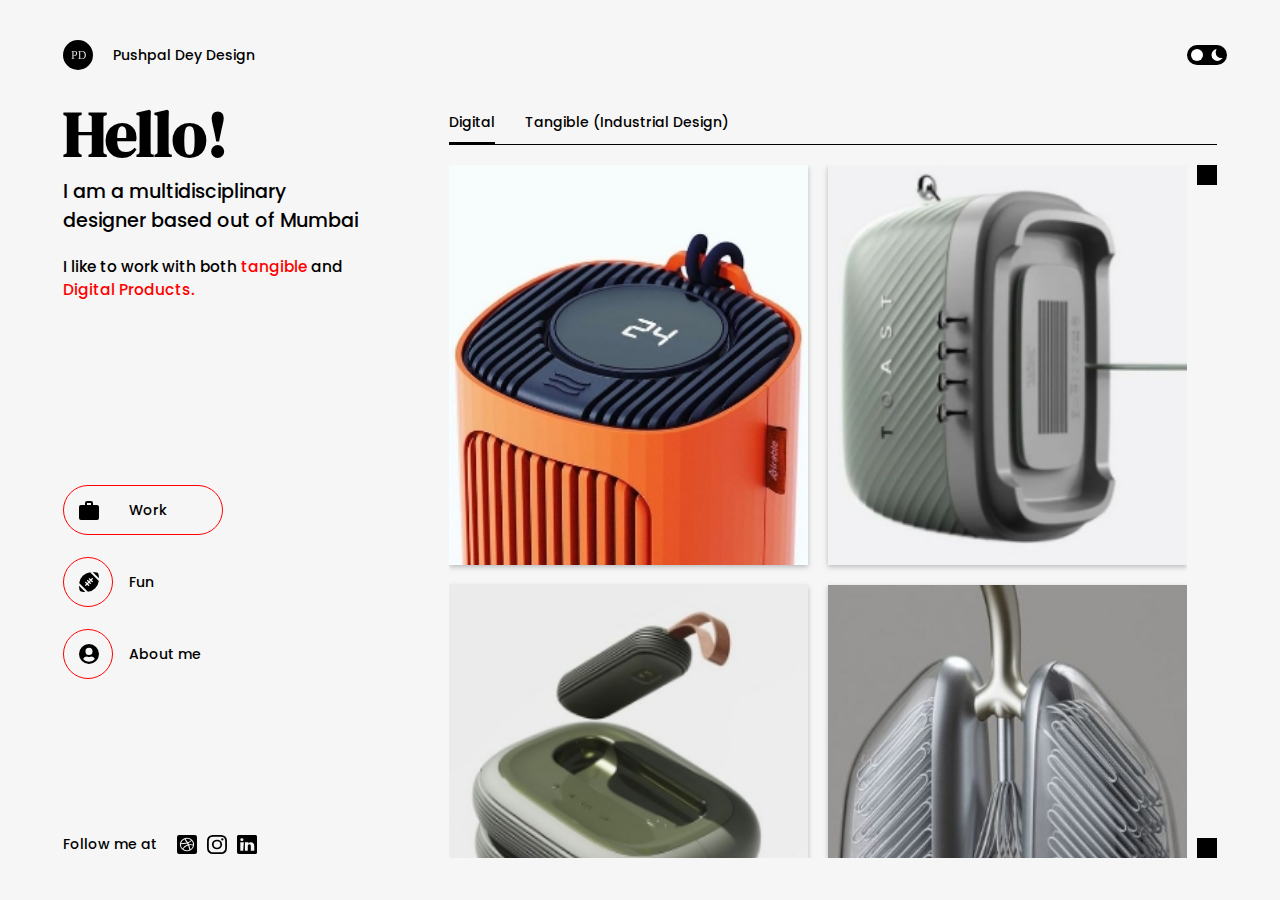
<file: index.html>
<!DOCTYPE html>
<html lang="en">
  <head>
    <meta charset="UTF-8" />
    <meta http-equiv="X-UA-Compatible" content="IE=edge" />
    <meta name="viewport" content="width=device-width, initial-scale=1.0" />
    <meta name="Description" content="Product Design Portfolio" />
    <meta name="robots" content="index,follow" />
    <title>Pushpal Dey Design | Portfolio</title>
    <link rel="icon" href="./icons/favicon.svg" />
    <link rel="stylesheet" href="./style.css" />
    <link rel="preconnect" href="https://fonts.googleapis.com" />
    <link rel="preconnect" href="https://fonts.gstatic.com" crossorigin />
    <link
      href="https://fonts.googleapis.com/css2?family=DM+Serif+Display&family=Poppins:wght@300;400;500;700&display=swap"
      rel="stylesheet"
    />
  </head>
  <body class="">
    <header class="main-head">
      <nav>
        <div class="nav-left">
          <div class="logo">
            <img src="./icons/logo.svg" alt="" class="icon-colors" />
            <!-- <img src="./icons/logo-black.svg" alt="" class="black-icon"> -->
          </div>
          <h5>Pushpal Dey Design</h5>
        </div>

        <div class="theme-toggle">
          <input type="checkbox" class="checkbox" id="chk" />
          <label class="label" for="chk">
            <div class="ball"></div>
            <img src="./icons/sun.svg" alt="lightmode" class="sun">
            <img src="./icons/moon.svg" alt="darkmode" class="moon">
          </label>
        </div>
      </nav>
    </header>

    <section class="hero">
      <div class="left">
        <div class="left-container">
          <div class="main-text">
            <h1>Hello!</h1>
            <h3>I am a multidisciplinary designer based out of Mumbai</h3>
            <h4>
              I like to work with both
              <span class="work-style">tangible</span> and
              <span class="work-style">Digital Products.</span>
            </h4>
          </div>
          <div class="main-nav">
            <div class="page-container">
              <a href="./index.html" style="text-decoration: none">
                <div class="current-circle"></div>
                <div class="pages">
                  <img src="./icons/work.svg" alt="" class="icon-colors" />
                  <!-- <img src="./icons/work-black.svg" alt="" class="black-icon"> -->
                  <h5>Work</h5>
                </div></a
              >
            </div>
            <div class="page-container">
              <a href="./fun.html" style="text-decoration: none">
                <div class="circle"></div>
                <div class="pages">
                  <img src="./icons/fun.svg" alt="" class="icon-colors" />
                  <!-- <img src="./icons/fun-black.svg" alt="" class="black-icon"> -->
                  <h5>Fun</h5>
                </div></a
              >
            </div>
            <div class="page-container">
              <a href="./aboutme.html" style="text-decoration: none">
                <div class="circle"></div>
                <div class="pages">
                  <img src="./icons/hello.svg" alt="" class="icon-colors" />
                  <!-- <img src="./icons/hello-black.svg" alt="" class="black-icon"> -->
                  <h5 class="current-page">About me</h5>
                </div></a
              >
            </div>
          </div>

          <div class="follow-at">
            <h5>Follow me at</h5>
            <div class="social-media-icons">
              <img
                src="./icons/dribbble-square.svg"
                alt=""
                class="icon-colors"
              />
              <img src="./icons/instagram.svg" alt="" class="icon-colors" />
              <img src="./icons/linkedin.svg" alt="" class="icon-colors" />
            </div>
          </div>
        </div>
      </div>
      <div class="right">
        <div class="gallery-space">
          <div class="sec-nav">
            <button onclick="showGallery1()">
              <h5 class="btn1">Digital</h5>
              <div class="underline1"></div>
            </button>
            <button onclick="showGallery2()">
              <h5 class="btn2">Tangible (Industrial Design)</h5>
              <div class="underline2"></div>
            </button>
          </div>
          <div class="line1"></div>
          <div class="gallery">
            <div class="gallery1">
              <a href="#" class="cards1"
                ><img src="./images/Image 24.jpg" alt="" />
              </a>
              <a href="#" class="cards1"
                ><img src="./images/Image 25.jpg" alt="" />
              </a>
              <a href="#" class="cards1"
                ><img src="./images/Image 26.jpg" alt="" />
              </a>
              <a href="#" class="cards1"
                ><img src="./images/Mask Group 15.jpg" alt="" />
              </a>
              <a href="#" class="cards1"
                ><img src="./images/Image 24.jpg" alt="" />
              </a>
              <a href="#" class="cards1"
                ><img src="./images/Image 25.jpg" alt="" />
              </a>
              <a href="#" class="cards1"
                ><img src="./images/Image 26.jpg" alt="" />
              </a>
              <a href="#" class="cards1"
                ><img src="./images/Mask Group 15.jpg" alt="" />
              </a>
            </div>

            <div class="gallery2">
              <a href="#" class="cards1"
                ><img src="./images/Image 24.jpg" alt="" />
              </a>
              <a href="#" class="cards1"
                ><img src="./images/Image 24.jpg" alt="" />
              </a>
              <a href="#" class="cards1"
                ><img src="./images/Image 24.jpg" alt="" />
              </a>
              <a href="#" class="cards1"
                ><img src="./images/Image 24.jpg" alt="" />
              </a>
              <a href="#" class="cards1"
                ><img src="./images/Image 24.jpg" alt="" />
              </a>
            </div>
            <div class="boxes">
              <div class="box"></div>
              <div class="box"></div>
            </div>
          </div>
        </div>
      </div>
    </section>

    <script src="./script.js"></script>
    <script>
      showGallery1();
    </script>
  </body>
</html>
</file>
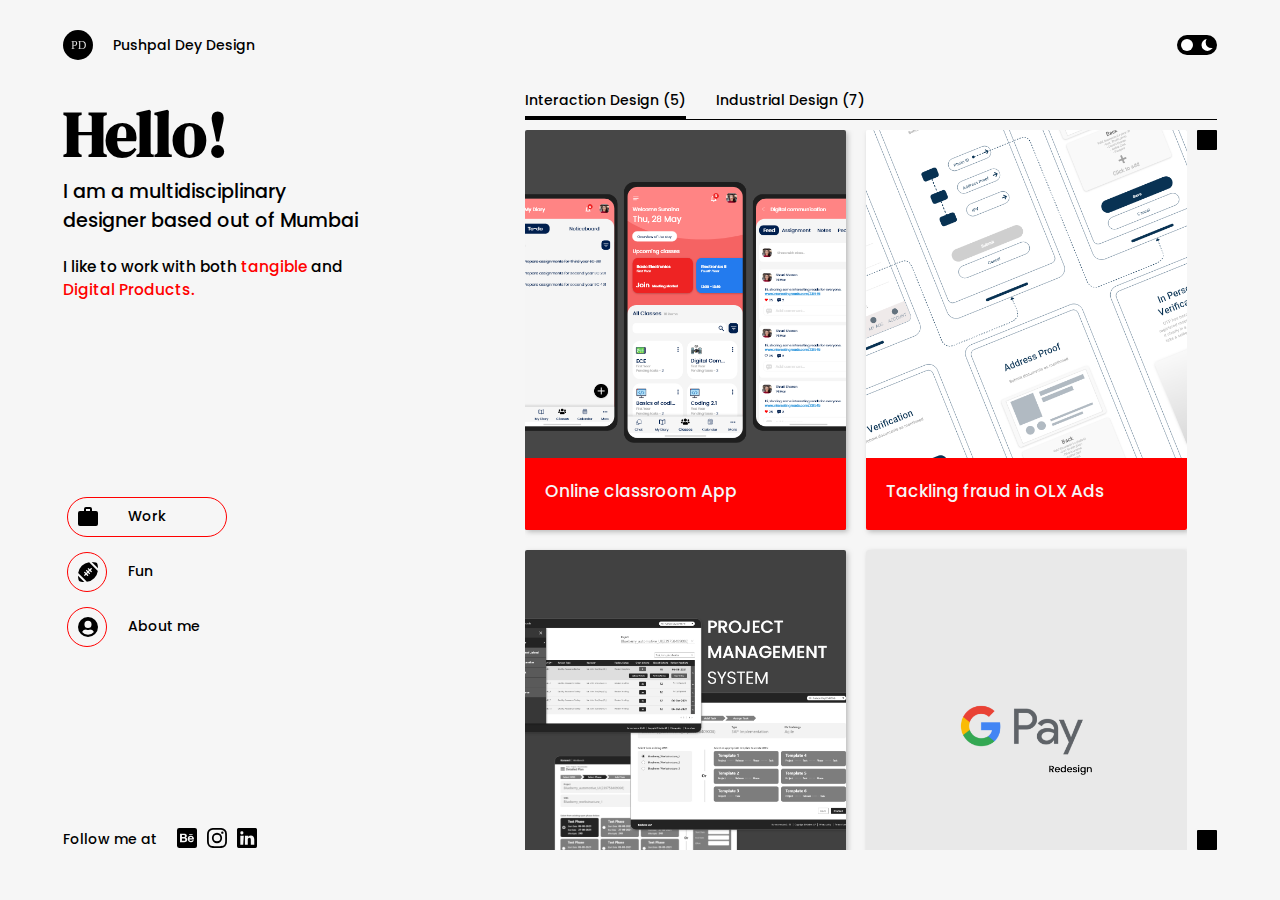
<file: Portfolio/index.html>
<!DOCTYPE html>
<html lang="en">
  <head>
    <meta charset="UTF-8" />
    <meta http-equiv="X-UA-Compatible" content="IE=edge" />
    <meta name="viewport" content="width=device-width, initial-scale=1.0" />
    <meta name="Description" content="Product Design Portfolio" />
    <meta name="robots" content="index,follow" />
    <title>Pushpal Dey Design | Portfolio</title>
    <link rel="icon" href="./icons/favicon.svg" />
    <link rel="stylesheet" href="./style.css?ver=1.9" />
    <link rel="preconnect" href="https://fonts.googleapis.com" />
    <link rel="preconnect" href="https://fonts.gstatic.com" crossorigin />
    <link
      href="https://fonts.googleapis.com/css2?family=DM+Serif+Display&family=Poppins:wght@300;400;500;700&display=swap"
      rel="stylesheet"
    />
  </head>
  <body class="">
    <header class="main-head">
      <nav>
        <div class="nav-left">
          <a href="./index.html"class="logo">
            <img src="./icons/logo.svg" alt="" class="icon-colors" />
          </a>
          <a href="./index.html" style="text-decoration: none;"><h5>Pushpal Dey Design</h5></a>
        </div>

        <div class="theme-toggle">
          <input type="checkbox" class="checkbox" id="chk" />
          <label class="label" for="chk">
            <div class="ball"></div>
            <img src="./icons/sun.svg" alt="lightmode" class="sun" />
            <img src="./icons/moon.svg" alt="darkmode" class="moon" />
          </label>
        </div>
        <div class="menu">
          <img class="menu-icon" src="./icons/menu.svg" alt="" />
        </div>
      </nav>
      <div class="menu-background">
        <div class="cross">
          <img src="./icons/cross.svg" alt="" />
        </div>
        <ul>
          <li><a href="./index.html" style="font-weight: 900;">Work</a></li>
          <li><a href="./fun.html">Fun</a></li>
          <li><a href="./aboutme.html">About me</a></li>
        </ul>
        <div class="follow">
          <h5>Follow me at</h5>
          <div class="social-media-icons">
            <a href="https://www.behance.net/pushpaldey" target="_blank"
              ><img
                src="./icons/behance-square.svg"
                alt=""
                class="icon-colors"
            /></a>
            <a href="https://www.instagram.com/pushpaldey/" target="_blank"
              ><img src="./icons/instagram.svg" alt="" class="icon-colors"
            /></a>
            <a href="https://www.linkedin.com/in/pushpaldey/" target="_blank"
              ><img src="./icons/linkedin.svg" alt="" class="icon-colors"
            /></a>
          </div>
        </div>
      </div>
    </header>

    <section class="hero">
      <div class="left">
        <div class="main-text">
          <h1>Hello!</h1>
          <h3>I am a multidisciplinary designer based out of Mumbai</h3>
          <h4>
            I like to work with both
            <span class="work-style">tangible</span> and
            <span class="work-style">Digital Products.</span>
          </h4>
        </div>
        <div class="main-nav">
          <div class="page-container">
            <a href="./index.html" style="text-decoration: none">
              <div class="current-circle"></div>
              <div class="pages">
                <img src="./icons/work.svg" alt="" class="icon-colors" />
                <h5>Work</h5>
              </div>
            </a>
          </div>
          <div class="page-container">
            <a href="./fun.html" style="text-decoration: none">
              <div class="circle"></div>
              <div class="pages">
                <img src="./icons/fun.svg" alt="" class="icon-colors" />

                <h5>Fun</h5>
              </div>
            </a>
          </div>
          <div class="page-container">
            <a href="./aboutme.html" style="text-decoration: none">
              <div class="circle"></div>
              <div class="pages">
                <img src="./icons/hello.svg" alt="" class="icon-colors" />
                <h5 class="current-page">About me</h5>
              </div>
            </a>
          </div>
        </div>

        <div class="follow-at">
          <h5>Follow me at</h5>
          <div class="social-media-icons">
            <a href="https://www.behance.net/pushpaldey" target="_blank"
              ><img
                src="./icons/behance-square.svg"
                alt=""
                class="icon-colors"
            /></a>
            <a href="https://www.instagram.com/pushpaldey/" target="_blank"
              ><img src="./icons/instagram.svg" alt="" class="icon-colors"
            /></a>
            <a href="https://www.linkedin.com/in/pushpaldey/" target="_blank"
              ><img src="./icons/linkedin.svg" alt="" class="icon-colors"
            /></a>
          </div>
        </div>
      </div>
      <div class="right">
        <div class="gallery-space">
          <div class="sec-nav">
            <button onclick="showGallery1()">
              <h5 class="btn1">Interaction Design (5)</h5>
              <div class="underline1"></div>
            </button>
            <button onclick="showGallery2()">
              <h5 class="btn2">Industrial Design (7)</h5>
              <div class="underline2"></div>
            </button>
          </div>
          <div class="line1"></div>
          <div class="gallery">
            <!------------Interaction gallery----------------->
            <div class="gallery1">
              <a id="btn1" href="#" class="cards1">
                <img src="./images/clasroom_cover.png" alt="" />
                <div class="project-info">
                  <h5
                    class="project-name"
                    style="color: var(--secondary-color)"
                  >
                    Online classroom App
                  </h5>
                  <p class="description">
                    Understanding the various challenges faced by the teachers
                    and conceptualizing a user friendly app.
                  </p>
                  <p class="tags" style="color: var(--secondary-color)">
                    UX Research, UI Design, Academics
                  </p>
                  <div class="info-bottom">
                    <p style="color: var(--secondary-color)">
                      Assignment Project
                    </p>
                    <p style="color: var(--secondary-color)">2021</p>
                  </div>
                </div>
              </a>
              <a id="btn2" href="#" class="cards1">
                <img src="./images/olx_cover.png" alt="" />

                <div class="project-info">
                  <h5
                    class="project-name"
                    style="color: var(--secondary-color)"
                  >
                    Tackling fraud in OLX Ads
                  </h5>
                  <p class="description">
                    How to tackle frauds that occur through classified ads
                    posted in olx by tweaking the service provided by olx
                    presently.
                  </p>
                  <p class="tags" style="color: var(--secondary-color)">
                    UX Research, Classified Ads
                  </p>
                  <div class="info-bottom">
                    <p style="color: var(--secondary-color)">
                      Personal Project
                    </p>
                    <p style="color: var(--secondary-color)">2021</p>
                  </div>
                </div>
              </a>
              <a id="btn3" href="#" class="cards1">
                <img src="./images/PMS_cover.png" alt="" />
                <div class="project-info">
                  <h5
                    class="project-name"
                    style="color: var(--secondary-color)"
                  >
                    Project Management System
                  </h5>
                  <p class="description">
                    Migration of an old project management application to a new
                    system
                  </p>
                  <p class="tags" style="color: var(--secondary-color)">
                    UX Research, Project Management
                  </p>
                  <div class="info-bottom">
                    <p style="color: var(--secondary-color)">Office Project</p>
                    <p style="color: var(--secondary-color)">2021</p>
                  </div>
                </div>
              </a>
            
              <a id="btn4" href="#" class="cards1">
                <img src="./images/gpay_cover.png" alt="" />
                <div class="project-info">
                  <h5
                    class="project-name"
                    style="color: var(--secondary-color)"
                  >
                    Gpay Redesign
                  </h5>
                  <p class="description">
                    Heuristic evaluation of Gpay app and redesign
                  </p>
                  <p class="tags" style="color: var(--secondary-color)">
                    UX Research, UX Design, Fintech
                  </p>
                  <div class="info-bottom">
                    <p style="color: var(--secondary-color)">
                      Personal Project
                    </p>
                    <p style="color: var(--secondary-color)">2020</p>
                  </div>
                </div>
              </a>
              <a id="btn5" href="#" class="cards1">
                <img src="./images/swiggy_cover.png" alt="" />
                <div class="project-info">
                  <h5
                    class="project-name"
                    style="color: var(--secondary-color)"
                  >
                    Redesign of swiggy App
                  </h5>
                  <p class="description">
                    Evaluation and redesign of swiggy App
                  </p>
                  <p class="tags" style="color: var(--secondary-color)">
                    UX Research, UX Design, Classified Ads
                  </p>
                  <div class="info-bottom">
                    <p style="color: var(--secondary-color)">
                      Personal Project
                    </p>
                    <p style="color: var(--secondary-color)">2021</p>
                  </div>
                </div>
              </a>
              
            </div>
            <!-------------------------------------------------->
            <!-------------------------------------------------->
            <!------------Industrial Design gallery----------------->
            <div class="gallery2">
              <a id="btn7" href="#" class="cards2">
                <img src="./images/shroomer_cover.png" alt="" />
                <div class="project-info">
                  <h5
                    class="project-name"
                    style="color: var(--secondary-color)"
                  >
                    Mushroom growing kit
                  </h5>
                  <p class="description">
                    Design a environment friendly mushroom growing kit 
                  </p>
                  <p class="tags" style="color: var(--secondary-color)">
                    Mushroom kit, Freelance, ID
                  </p>
                  <div class="info-bottom">
                    <p style="color: var(--secondary-color)">
                      Client Project
                    </p>
                    <p style="color: var(--secondary-color)">2018</p>
                  </div>
                </div>
              </a>
              <a id="btn8" href="#" class="cards2">
                <img src="./images/muse_cover.png" alt="" />
                <div class="project-info">
                  <h5
                    class="project-name"
                    style="color: var(--secondary-color)"
                  >
                    Headphone design for the modern youth
                  </h5>
                  <p class="description">
                    Understand the ongoing trend and design a Headphone
                    for the modern youth
                  </p>
                  <p class="tags" style="color: var(--secondary-color)">
                    Product Design, Lifestyle
                  </p>
                  <div class="info-bottom">
                    <p style="color: var(--secondary-color)">
                      Personal Project
                    </p>
                    <p style="color: var(--secondary-color)">2018</p>
                  </div>
                </div>
              </a>
              <a id="btn9" href="#" class="cards2">
                <img src="./images/mask_cover.png" alt="" />
                <div class="project-info">
                  <h5
                    class="project-name"
                    style="color: var(--secondary-color)"
                  >
                    Turbine infused air purifying Mask
                  </h5>
                  <p class="description">
                    HEPA filter and turbine for perosnal air purifying mask
                  </p>
                  <p class="tags" style="color: var(--secondary-color)">
                    ID, Air Purifier, Personal Appliance
                  </p>
                  <div class="info-bottom">
                    <p style="color: var(--secondary-color)">
                      Client Project
                    </p>
                    <p style="color: var(--secondary-color)">2021</p>
                  </div>
                </div>
              </a>
              <a id="btn10" href="#" class="cards2">
                <!-- <img src="./images/accumen_cover.jpg" alt="" /> -->
                <video src="./videos/Accumen.m4v" autoplay muted width="100%" loop></video>
                <div class="project-info">
                  <h5
                    class="project-name"
                    style="color: var(--secondary-color)"
                  >
                    Automated Colony Counter Machine
                  </h5>
                  <p class="description">
                   
                  </p>
                  <p class="tags" style="color: var(--secondary-color)">
                    Product Design, Medical Device
                  </p>
                  <div class="info-bottom">
                    <p style="color: var(--secondary-color)">
                      Office Project
                    </p>
                    <p style="color: var(--secondary-color)">2019-20</p>
                  </div>
                </div>
              </a>
              <a id="btn11" href="#" class="cards2">
                <img src="./images/water_purifier_cover.144.jpg" alt="" />
                <div class="project-info">
                  <h5
                    class="project-name"
                    style="color: var(--secondary-color)"
                  >
                    Water Purifier Design for Eureka Forbes
                  </h5>
                  <p class="description">
                   
                  </p>
                  <p class="tags" style="color: var(--secondary-color)">
                    Product Design, Kitchen Appliance
                  </p>
                  <div class="info-bottom">
                    <p style="color: var(--secondary-color)">
                      Office Project
                    </p>
                    <p style="color: var(--secondary-color)">2019-20</p>
                  </div>
                </div>
              </a>
              <a id="btn12" href="#" class="cards2">
                <img src="./images/razor_cover.png" alt="" />
                <div class="project-info">
                  <h5
                    class="project-name"
                    style="color: var(--secondary-color)"
                  >
                    BMW inspired razor
                  </h5>
                  <p class="description">
                   
                  </p>
                  <p class="tags" style="color: var(--secondary-color)">
                    Product Design, Lifestyle
                  </p>
                  <div class="info-bottom">
                    <p style="color: var(--secondary-color)">
                      Personal Project
                    </p>
                    <p style="color: var(--secondary-color)">2018</p>
                  </div>
                </div>
              </a>
              <a id="btn13" href="#" class="cards2">
                <img src="./images/pura_cover.png" alt="" />
                <div class="project-info">
                  <h5
                    class="project-name"
                    style="color: var(--secondary-color)"
                  >
                    A retro classic air purifier
                  </h5>
                  <p class="description">
                    Design of a retro classic air purifier for the retro lovers
                  </p>
                  <p class="tags" style="color: var(--secondary-color)">
                    ID, Air Purifier, Home Appliance
                  </p>
                  <div class="info-bottom">
                    <p style="color: var(--secondary-color)">
                      Personal Project
                    </p>
                    <p style="color: var(--secondary-color)">2021</p>
                  </div>
                </div>
              </a>

            </div>
            <div class="boxes">
              <div class="box"></div>
              <div class="box"></div>
            </div>
          </div>
        </div>
      </div>
    </section>
    <section class="popup">
      <div class="popupitems">
        <span class="close">
          <img src="./icons/cross.svg" alt="" />
        </span>
        <img class="project_main" src="./images/classroom app.webp" alt="" />
        <img class="project_main" src="./images/olx.jpg" alt="" />
        <img class="project_main" src="./images/PMS.webp" alt="" />
        <img class="project_main" src="./images/gpay.jpg" alt="" />
        <img class="project_main" src="./images/swiggy.jpg" alt="" />
        <img class="project_main" src="./images/shroomer.webp" alt="" />
        <img class="project_main" src="./images/muse.webp" alt="" />
        <img class="project_main" src="./images/mask.webp" alt="" />
        <img class="project_main" src="./images/accumen.webp" alt="" />
        <img class="project_main" src="./images/water_purifier.webp" alt="" />
        <img class="project_main" src="./images/razor.webp" alt="" />
        <img class="project_main" src="./images/pura.webp" alt="" />
      </div>
    </section>
    

    <script src="./script.js"></script>
    <script>
      var gallery1 = document.querySelector(".gallery1");
      var gallery2 = document.querySelector(".gallery2");

      var underline1 = document.querySelector(".underline1");
      var underline2 = document.querySelector(".underline2");

      function showGallery1() {
        gallery1.style.display = "grid";
        gallery2.style.display = "none";
        underline1.style.width = "100%";
        underline2.style.width = "0%";
        gallery1.scrollTo(0, 0);
      }
      function showGallery2() {
        gallery1.style.display = "none";
        gallery2.style.display = "grid";
        underline1.style.width = "0%";
        underline2.style.width = "100%";
        gallery2.scrollTo(0, 0);
      }
      showGallery1();

      function onTabClick(event) {
        let popup = document.querySelector(".popup");
        let projectMain = document.querySelectorAll(".project_main");
        let activeTab = document.querySelectorAll(".gallery a");
        var span = document.querySelector(".close");

        // console.log(activeTab);
        // 
        for (let i = 0; i < projectMain.length; i++) {
          if (activeTab[i].id == event.target.parentElement.id) {
            popup.style.display = "block";
            projectMain[i].style.display = "block";
            
            window.onclick = function (event2) {
              if (event2.target == popup) {
                popup.style.display = "none";
                projectMain[i].style.display = "none";
              }
            };
            span.addEventListener("click", () => {
              popup.style.display = "none";
              projectMain[i].style.display = "none";
            });
          }
        }
      }
      const element = document.querySelector(".gallery");

      element.addEventListener("click", onTabClick, false);
    </script>
  </body>
</html>
</file>
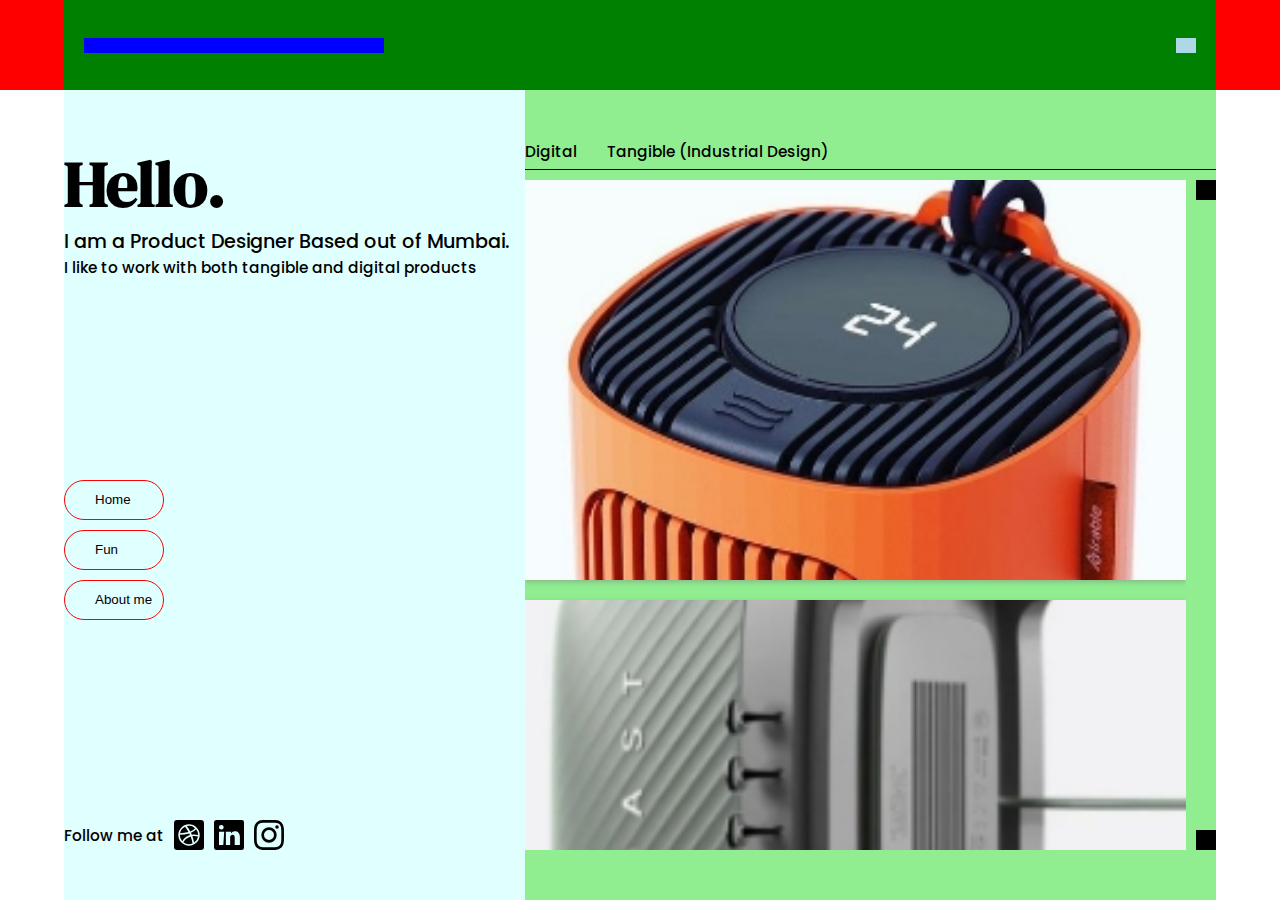
<file: Test/index.html>
<!DOCTYPE html>
<html lang="en">
<head>
    <meta charset="UTF-8">
    <meta http-equiv="X-UA-Compatible" content="IE=edge">
    <meta name="viewport" content="width=device-width, initial-scale=1.0">
    <title>Document</title>
    <link rel="stylesheet" href="./style.css">
    <link
      href="https://fonts.googleapis.com/css2?family=DM+Serif+Display&family=Poppins:wght@300;400;500;700&display=swap"
      rel="stylesheet"
    />
</head>
<body>
    <header>
        <nav>
            <div class="nav-left"></div>
            <div class="toggle"></div>
        </nav>
    </header>
    <section class="hero">
        <div class="left">
            <div class="main-text">
                <h1>Hello.</h1>
                <h3>I am a Product Designer Based out of Mumbai.</h3>
                <h4>I like to work with both tangible and digital products</h4>
            </div>
            <div class="btns">
                <button class="pages">Home</button>
                <button class="pages">Fun</button>
                <button class="pages">About me</button>
            </div>
            <div class="follow-at">
                <h4>Follow me at</h4>
                <img src="./icons/dribbble-square.svg" alt="">
                <img src="./icons/linkedin.svg" alt="">
                <img src="./icons/instagram.svg" alt="">
            </div>
        </div>
        
        <div class="right">
            <div class="gallery-space">
                <div class="sec-nav">
                  <button>
                    <h5 class="btn1">Digital</h5>
                    <div class="underline1"></div>
                  </button>
                  <button>
                    <h5 class="btn2">Tangible (Industrial Design)</h5>
                    <div class="underline2"></div>
                  </button>
                </div>
                <div class="line1"></div>
                <div class="gallery">
                  <div class="gallery1">
                    <a href="#" class="cards1"
                      ><img src="./images/Image 24.jpg" alt="" />
                    </a>
                    <a href="#" class="cards1"
                      ><img src="./images/Image 25.jpg" alt="" />
                    </a>
                    <a href="#" class="cards1"
                      ><img src="./images/Image 26.jpg" alt="" />
                    </a>
                    <a href="#" class="cards1"
                      ><img src="./images/Mask Group 15.jpg" alt="" />
                    </a>
                    <a href="#" class="cards1"
                      ><img src="./images/Image 24.jpg" alt="" />
                    </a>
                    <a href="#" class="cards1"
                      ><img src="./images/Image 25.jpg" alt="" />
                    </a>
                    <a href="#" class="cards1"
                      ><img src="./images/Image 26.jpg" alt="" />
                    </a>
                    <a href="#" class="cards1"
                      ><img src="./images/Mask Group 15.jpg" alt="" />
                    </a>
                  </div>
      
                  <div class="boxes">
                    <div class="box"></div>
                    <div class="box"></div>
                  </div>
                </div>
              </div>
        </div>
    </section>
</body>
</html>
</file>
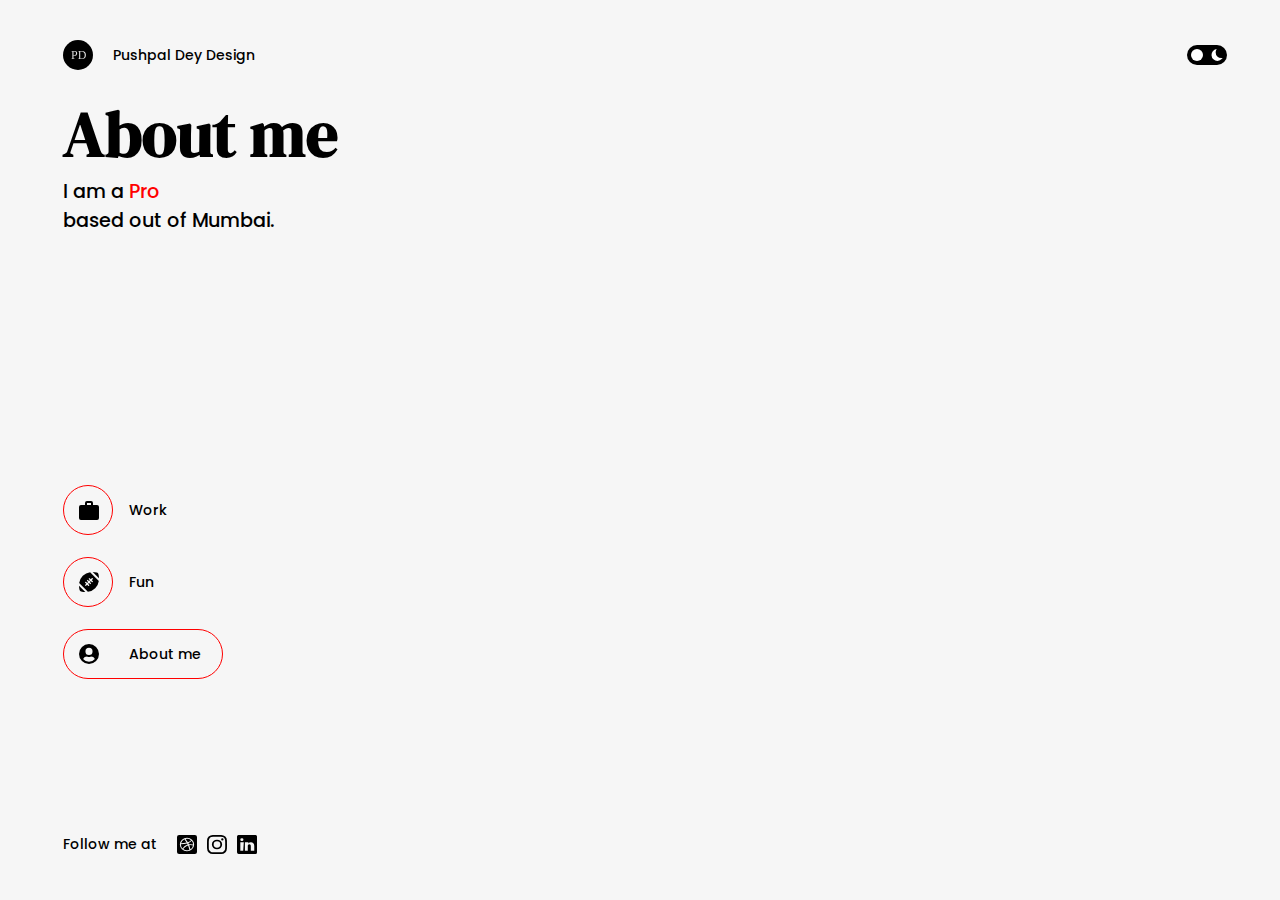
<file: aboutme.html>
<!DOCTYPE html>
<html lang="en">
  <head>
    <meta charset="UTF-8" />
    <meta http-equiv="X-UA-Compatible" content="IE=edge" />
    <meta name="viewport" content="width=device-width, initial-scale=1.0" />
    <meta name="Description" content="Product Design Portfolio" />
    <meta name="robots" content="index,follow" />
    <title>Pushpal Dey Design | Portfolio</title>
    <link rel="icon" href="./icons/favicon.svg" />
    <link rel="stylesheet" href="./style.css" />
    <link rel="preconnect" href="https://fonts.googleapis.com" />
    <link rel="preconnect" href="https://fonts.gstatic.com" crossorigin />
    <link
      href="https://fonts.googleapis.com/css2?family=DM+Serif+Display&family=Poppins:wght@300;400;500;700&display=swap"
      rel="stylesheet"
    />
  </head>
  <body class="">
    <header class="main-head">
      <nav>
        <div class="nav-left">
          <div class="logo">
            <img src="./icons/logo.svg" alt="" class="icon-colors" />
            <!-- <img src="./icons/logo-black.svg" alt="" class="black-icon"> -->
          </div>
          <h5>Pushpal Dey Design</h5>
        </div>

        <div>
          <input type="checkbox" class="checkbox" id="chk" />
          <label class="label" for="chk">
            <div class="ball"></div>
            <img src="./icons/sun.svg" alt="lightmode" class="sun">
            <img src="./icons/moon.svg" alt="darkmode" class="moon">
          </label>
        </div>
      </nav>
    </header>

    <section class="hero">
      <div class="left">
        <div class="left-container">
          <div class="main-text">
            <h1>About me</h1>
            <h3>
              I am a <span class="typed-text"></span><br />
              based out of Mumbai.
            </h3>
            <!-- <h4>
              I like to work with both
              <span class="work-style">tangible</span> and
              <span class="work-style">Digital Products.</span>
            </h4> -->
          </div>
          <div class="main-nav">
            <div class="page-container">
              <a href="./index.html" style="text-decoration: none">
                <div class="circle"></div>
                <div class="pages">
                  <img src="./icons/work.svg" alt="" class="icon-colors" />
                  <!-- <img src="./icons/work-black.svg" alt="" class="black-icon"> -->
                  <h5>Work</h5>
                </div></a
              >
            </div>
            <div class="page-container">
              <a href="./fun.html" style="text-decoration: none">
                <div class="circle"></div>
                <div class="pages">
                  <img src="./icons/fun.svg" alt="" class="icon-colors" />
                  <!-- <img src="./icons/fun-black.svg" alt="" class="black-icon"> -->
                  <h5>Fun</h5>
                </div></a
              >
            </div>
            <div class="page-container">
              <a href="./aboutme.html" style="text-decoration: none">
                <div class="current-circle"></div>
                <div class="pages">
                  <img src="./icons/hello.svg" alt="" class="icon-colors" />
                  <!-- <img src="./icons/hello-black.svg" alt="" class="black-icon"> -->
                  <h5 class="current-page">About me</h5>
                </div></a
              >
            </div>
          </div>

          <div class="follow-at">
            <h5>Follow me at</h5>
            <div class="social-media-icons">
              <img
                src="./icons/dribbble-square.svg"
                alt=""
                class="icon-colors"
              />
              <img src="./icons/instagram.svg" alt="" class="icon-colors" />
              <img src="./icons/linkedin.svg" alt="" class="icon-colors" />
            </div>
          </div>
        </div>
      </div>
      <div class="right">
        <div class="gallery-space"></div>
      </div>
    </section>

    <script src="./script.js"></script>
    <script>
        document.addEventListener("DOMContentLoaded", function () {
  // On DOM Load initiate the effect
  if (textArray.length) setTimeout(type, newTextDelay + 250);
});

    </script>
  </body>
</html>
</file>
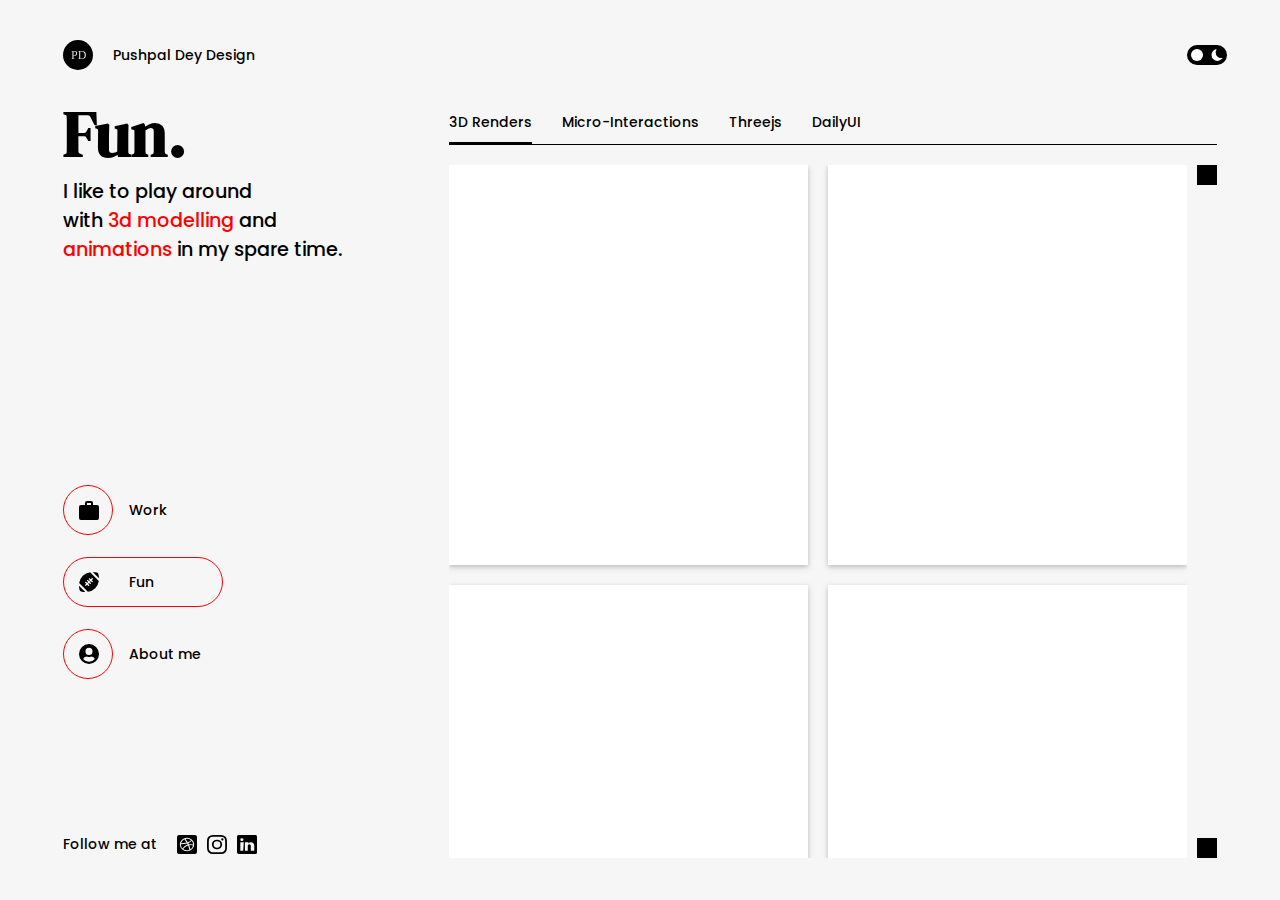
<file: fun.html>
<!DOCTYPE html>
<html lang="en">
  <head>
    <meta charset="UTF-8" />
    <meta http-equiv="X-UA-Compatible" content="IE=edge" />
    <meta name="viewport" content="width=device-width, initial-scale=1.0" />
    <meta name="Description" content="Product Design Portfolio" />
    <meta name="robots" content="index,follow" />
    <title>Pushpal Dey Design | Portfolio</title>
    <link rel="icon" href="./icons/favicon.svg" />
    <link rel="stylesheet" href="./style.css" />
    <link rel="preconnect" href="https://fonts.googleapis.com" />
    <link rel="preconnect" href="https://fonts.gstatic.com" crossorigin />
    <link
      href="https://fonts.googleapis.com/css2?family=DM+Serif+Display&family=Poppins:wght@300;400;500;700&display=swap"
      rel="stylesheet"
    />
  </head>
  <body>
    <header class="main-head">
      <nav>
        <div class="nav-left">
          <div class="logo">
            <img src="./icons/logo.svg" alt="" class="icon-colors" />
            <!-- <img src="./icons/logo-black.svg" alt="" class="black-icon"> -->
          </div>
          <h5>Pushpal Dey Design</h5>
        </div>
        <div>
          <input type="checkbox" class="checkbox" id="chk" />
          <label class="label" for="chk">
            <div class="ball"></div>
            <img src="./icons/sun.svg" alt="lightmode" class="sun" />
            <img src="./icons/moon.svg" alt="darkmode" class="moon" />
          </label>
        </div>
      </nav>
    </header>

    <section class="hero">
      <div class="left">
        <div class="left-container">
          <div class="main-text">
            <h1>Fun.</h1>
            <h3>
              I like to play around <br />
              with <span class="work-style">3d modelling </span> and <br />
              <span class="work-style">animations</span> in my spare time.
            </h3>
          </div>
          <div class="main-nav">
            <div class="page-container">
              <a href="./index.html" style="text-decoration: none">
                <div class="circle"></div>
                <div class="pages">
                  <img src="./icons/work.svg" alt="" class="icon-colors" />
                  <!-- <img src="./icons/work-black.svg" alt="" class="black-icon"> -->
                  <h5>Work</h5>
                </div></a
              >
            </div>
            <div class="page-container">
              <a href="./fun.html" style="text-decoration: none">
                <div class="current-circle"></div>
                <div class="pages">
                  <img src="./icons/fun.svg" alt="" class="icon-colors" />
                  <!-- <img src="./icons/fun-black.svg" alt="" class="black-icon"> -->
                  <h5>Fun</h5>
                </div></a
              >
            </div>
            <div class="page-container">
              <a href="./aboutme.html" style="text-decoration: none">
                <div class="circle"></div>
                <div class="pages">
                  <img src="./icons/hello.svg" alt="" class="icon-colors" />
                  <!-- <img src="./icons/hello-black.svg" alt="" class="black-icon"> -->
                  <h5 class="current-page">About me</h5>
                </div></a
              >
            </div>
          </div>

          <div class="follow-at">
            <h5>Follow me at</h5>
            <div class="social-media-icons">
              <img
                src="./icons/dribbble-square.svg"
                alt=""
                class="icon-colors"
              />
              <img src="./icons/instagram.svg" alt="" class="icon-colors" />
              <img src="./icons/linkedin.svg" alt="" class="icon-colors" />
            </div>
          </div>
        </div>
      </div>
      <div class="right">
        <div class="gallery-space">
          <div class="sec-nav">
            <button onclick="showGallery1()">
              <h5 class="btn1">3D Renders</h5>
              <div class="underline1"></div>
            </button>
            <button onclick="showGallery2()">
              <h5 class="btn2">Micro-Interactions</h5>
              <div class="underline2"></div>
            </button>
            <button onclick="showGallery3()">
              <h5 class="btn3">Threejs</h5>
              <div class="underline3"></div>
            </button>
            <button onclick="showGallery4()">
              <h5 class="btn4">DailyUI</h5>
              <div class="underline4"></div>
            </button>
          </div>
          <div class="line1"></div>
          <div class="gallery">
            <div class="gallery1">
              <div class="cards1"></div>
              <div class="cards1"></div>
              <div class="cards1"></div>
              <div class="cards1"></div>
              <div class="cards1"></div>
              <div class="cards1"></div>
              <div class="cards1"></div>
              <div class="cards1"></div>
              <div class="cards1"></div>
              <div class="cards1"></div>
            </div>

            <div class="gallery2">
              <div class="cards2"></div>
              <div class="cards2"></div>
              <div class="cards2"></div>
              <div class="cards2"></div>
              <div class="cards2"></div>
              <div class="cards2"></div>
              <div class="cards2"></div>
              <div class="cards2"></div>
              <div class="cards2"></div>
              <div class="cards2"></div>
            </div>
            <div class="boxes">
              <div class="box"></div>
              <div class="box"></div>
            </div>
          </div>
        </div>
      </div>
    </section>

    <script src="./script.js"></script>
    <script>
      showGallery1();
    </script>
  </body>
</html>
</file>
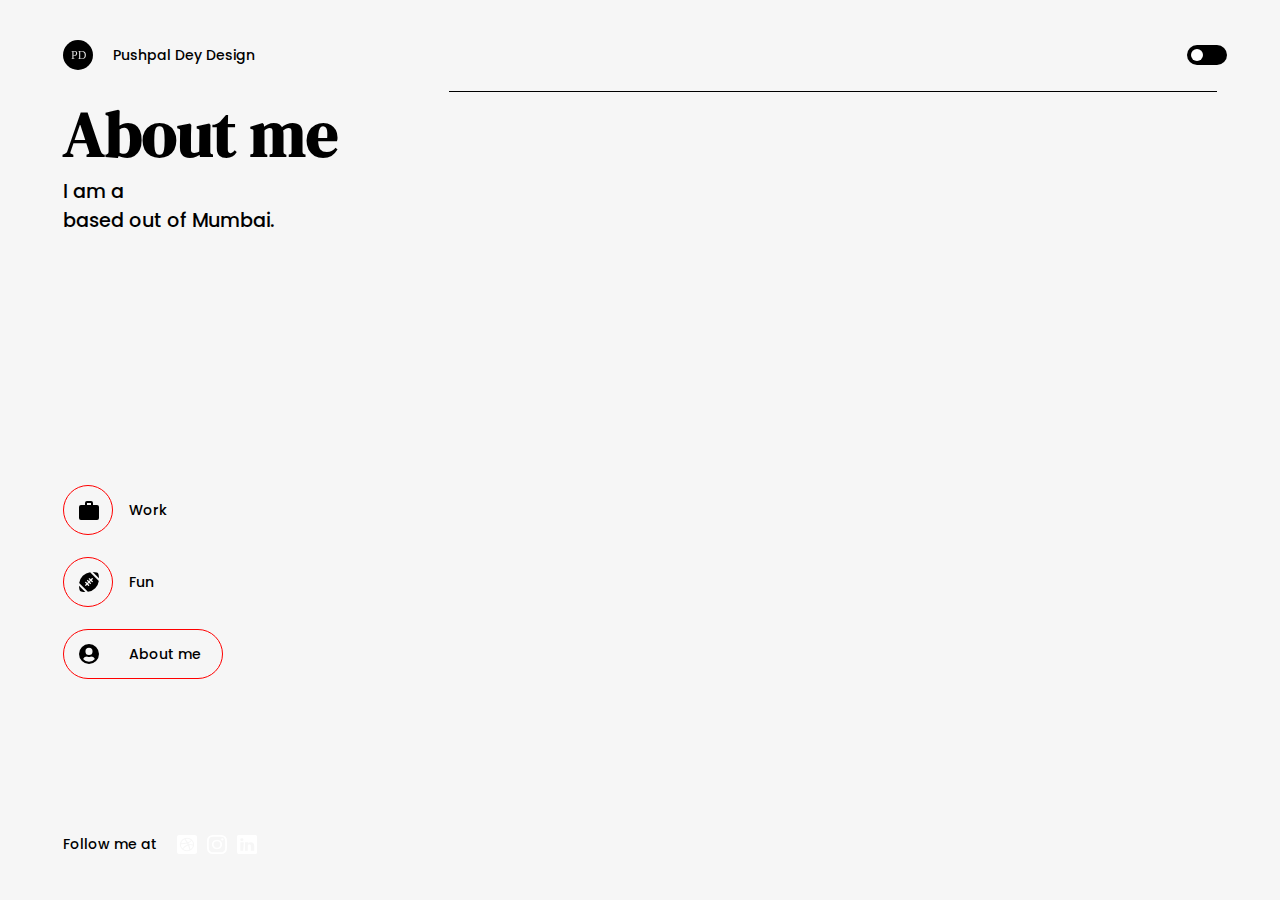
<file: hello.html>
<!DOCTYPE html>
<html lang="en">
  <head>
    <meta charset="UTF-8" />
    <meta http-equiv="X-UA-Compatible" content="IE=edge" />
    <meta name="viewport" content="width=device-width, initial-scale=1.0" />
    <meta name="Description" content="Product Design Portfolio" />
    <meta name="robots" content="index,follow" />
    <title>Pushpal Dey Design | Portfolio</title>
    <link rel="icon" href="./icons/favicon.svg" />
    <link rel="stylesheet" href="./style.css" />
    <link rel="preconnect" href="https://fonts.googleapis.com" />
    <link rel="preconnect" href="https://fonts.gstatic.com" crossorigin />
    <link
      href="https://fonts.googleapis.com/css2?family=DM+Serif+Display&family=Poppins:wght@300;400;500;700&display=swap"
      rel="stylesheet"
    />
  </head>
  <body>
    <header class="main-head">
      <nav>
        <div class="nav-left">
          <div id="icon-colors" class="logo">
            <img src="./icons/logo.svg" alt="" class="icon-colors" />
            <!-- <img src="./icons/logo-black.svg" alt="" class="black-icon"> -->
          </div>
          <h5>Pushpal Dey Design</h5>
        </div>
        <div>
          <input type="checkbox" class="checkbox" id="chk" />
          <label class="label" for="chk">
            <div class="ball"></div>
          </label>
        </div>
      </nav>
    </header>

    <section class="hero">
      <div class="left">
        <div class="left-container">
          <div class="main-text">
            <h1>About me</h1>
            <h3>
              I am a <span class="typed-text"></span><br />
              based out of Mumbai.
            </h3>
          </div>
          <div class="main-nav">
            <div class="page-container">
              <a href="./index.html" style="text-decoration: none">
                <div class="circle"></div>
                <div class="pages">
                  <img src="./icons/work.svg" alt="" class="icon-colors" />
                  <!-- <img src="./icons/work-black.svg" alt="" class="black-icon"> -->
                  <h5>Work</h5>
                </div></a
              >
            </div>

            <div class="page-container">
              <a href="./fun.html" style="text-decoration: none">
                <div class="circle"></div>
                <div class="pages">
                  <img src="./icons/fun.svg" alt="" class="icon-colors" />
                  <!-- <img src="./icons/fun-black.svg" alt="" class="black-icon"> -->
                  <h5>Fun</h5>
                </div></a
              >
            </div>
            <div class="page-container">
              <a href="./hello.html" style="text-decoration: none">
                <div class="current-circle"></div>
                <div class="pages">
                  <img src="./icons/hello.svg" alt="" class="icon-colors" />
                  <!-- <img src="./icons/hello-black.svg" alt="" class="black-icon"> -->
                  <h5 class="current-page">About me</h5>
                </div></a
              >
            </div>
          </div>
          <div class="follow-at">
            <h5>Follow me at</h5>
            <div class="social-media-icons">
              <img src="./icons/dribbble-square.svg" alt="" id="icon-colors" />
              <img src="./icons/instagram.svg" alt="" id="icon-colors" />
              <img src="./icons/linkedin.svg" alt="" id="icon-colors" />
            </div>
          </div>
        </div>
      </div>
      <div class="right">
        <div class="lines">
          <div class="gallery-space">
            <div class="line1"></div>
            <div class="gallery1"></div>
          </div>
        </div>
      </div>
    </section>

    <script src="./script.js"></script>
  </body>
</html>
</file>
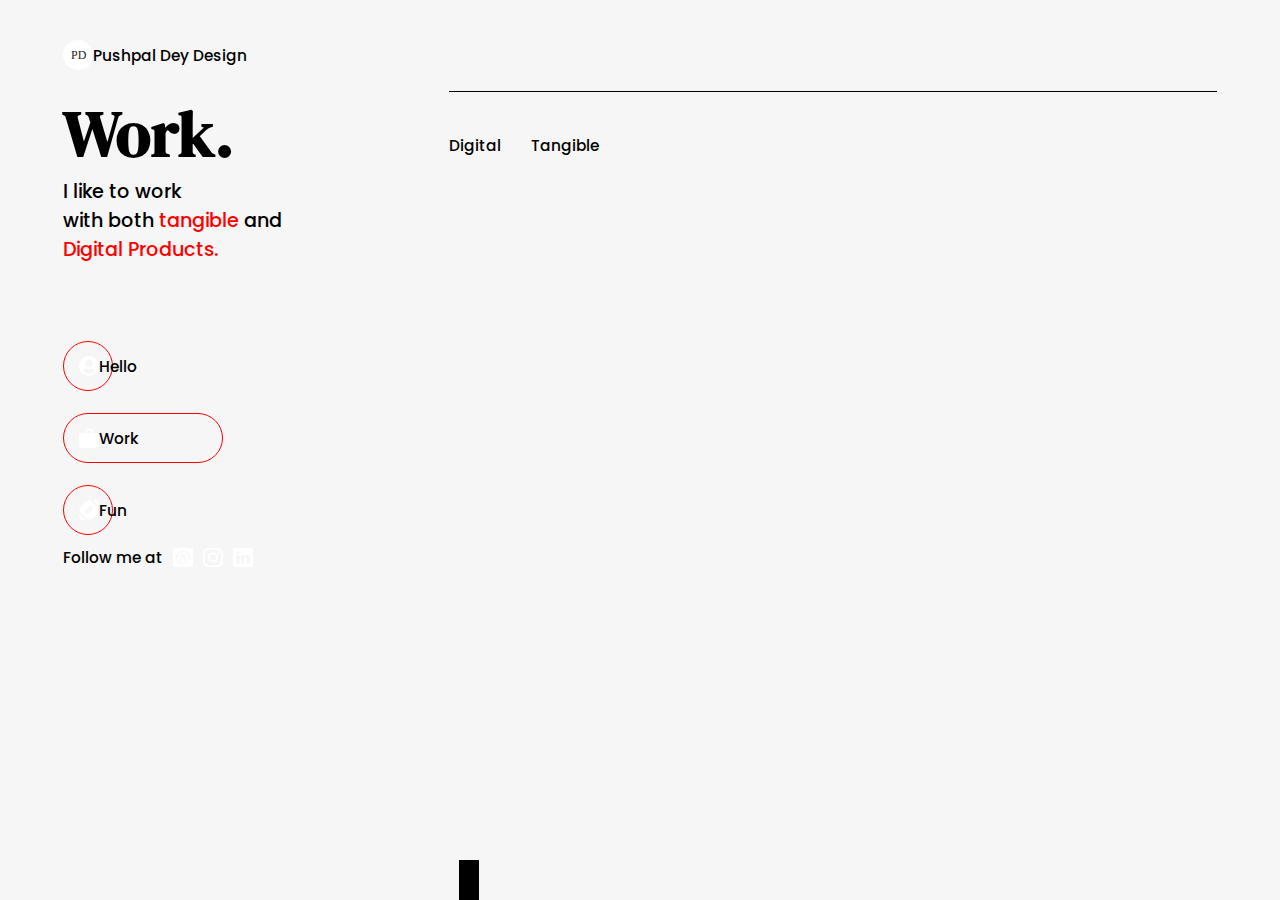
<file: work.html>
<!DOCTYPE html>
<html lang="en">
<head>
    <meta charset="UTF-8">
    <meta http-equiv="X-UA-Compatible" content="IE=edge">
    <meta name="viewport" content="width=device-width, initial-scale=1.0">
    <meta name="Description" content="Product Design Portfolio">
    <meta name="robots" content="index,follow">
    <title>Pushpal Dey Design | Portfolio</title>
    <link rel="icon" href="./icons/fav.png">
    <link rel="stylesheet" href="./style.css">
    <link rel="preconnect" href="https://fonts.googleapis.com">
<link rel="preconnect" href="https://fonts.gstatic.com" crossorigin>
<link href="https://fonts.googleapis.com/css2?family=DM+Serif+Display&family=Poppins:wght@300;400;500;700&display=swap" rel="stylesheet">
</head>
<body>
    <header class="main-head">
        <nav>
            <div class="nav-left">
                <div class="logo"><img src="./icons/logo.svg" alt=""></div>
                <h4>Pushpal Dey Design</h4>
            </div>
        </nav>
    </header>

    <section class="hero">
        <div class="left">
            <div class="main-text">
                <h1>Work.</h1>
                <h3>I like to work <br> with both <span class="work-style">tangible</span> and <br> <span class="work-style">Digital Products.</span></h3>
            </div>
            <div class="main-nav">
                <div class="page-container"><a href="./index.html" style="text-decoration: none;">
                    <div class="circle"></div>
                    <div class="pages">
                        <img src="./icons/hello.svg" alt="">
                        <h4 class="current-page">Hello</h4>
                    </div></a>
                </div>
                <div class="page-container"><a href="./work.html" style="text-decoration: none;">
                    <div class="current-circle"></div>
                    <div class="pages">
                        <img src="./icons/work.svg" alt="">
                        <h4>Work</h4>
                    </div></a>
                </div>
                <div class="page-container">
                    <div class="circle"></div>
                    <div class="pages">
                        <img src="./icons/fun.svg" alt="">
                        <h4>Fun</h4>
                    </div>
                </div>                
            </div>
            <div class="follow-at">
                <h4>Follow me at</h4>
                <div class="social-media-icons">
                    <img src="./icons/dribbble-square.svg" alt="">
                    <img src="./icons/instagram.svg" alt="">
                    <img src="./icons/linkedin.svg" alt="">
                </div>
            </div>
        </div>
        <div class="right">
            <div class="lines">
                <div class="line1"></div>
                <div class="gallery-space">
                    <div class="sec-nav">
                        <button onclick="showGallery1()">
                            <h4 class="btn1">Digital</h4>
                        </button>
                        <button onclick="showGallery2()">
                            <h4 class="btn2">Tangible</h4>
                        </button>
                    </div>
                    <div class="gallery">
                        <div class="gallery1">
                            <div class="cards1">
                            
                            </div>
                            <div class="cards1">
                    
                            </div>
                            <div class="cards1">
                    
                            </div>
                            <div class="cards1">
                    
                            </div>
                            <div class="cards1">
                    
                            </div>
                            <div class="cards1">
                    
                            </div>
                            <div class="cards1">
                    
                            </div>
                            <div class="cards1">
                    
                            </div>
                            <div class="cards1">
                    
                            </div>
                            <div class="cards1">
                                
                            </div>
                        </div>
                   

                        <div class="gallery2">
                            <div class="cards2">
                            
                            </div>
                            <div class="cards2">
                    
                            </div>
                            <div class="cards2">
                    
                            </div>
                            <div class="cards2">
                    
                            </div>
                            <div class="cards2">
                    
                            </div>
                            <div class="cards2">
                    
                            </div>
                            <div class="cards2">
                    
                            </div>
                            <div class="cards2">
                    
                            </div>
                            <div class="cards2">
                    
                            </div>
                            <div class="cards2">
                                
                            </div>
                        </div>
                    </div>
                </div>
                <div class="line2"></div>
                
                <div class="boxes">
                    <div class="box"></div>
                    <div class="box"></div>
                </div>

            </div>
            
                        
        </div>
    </section>
        
    
<script src="./script.js"></script>
</body>
</html>
</file>
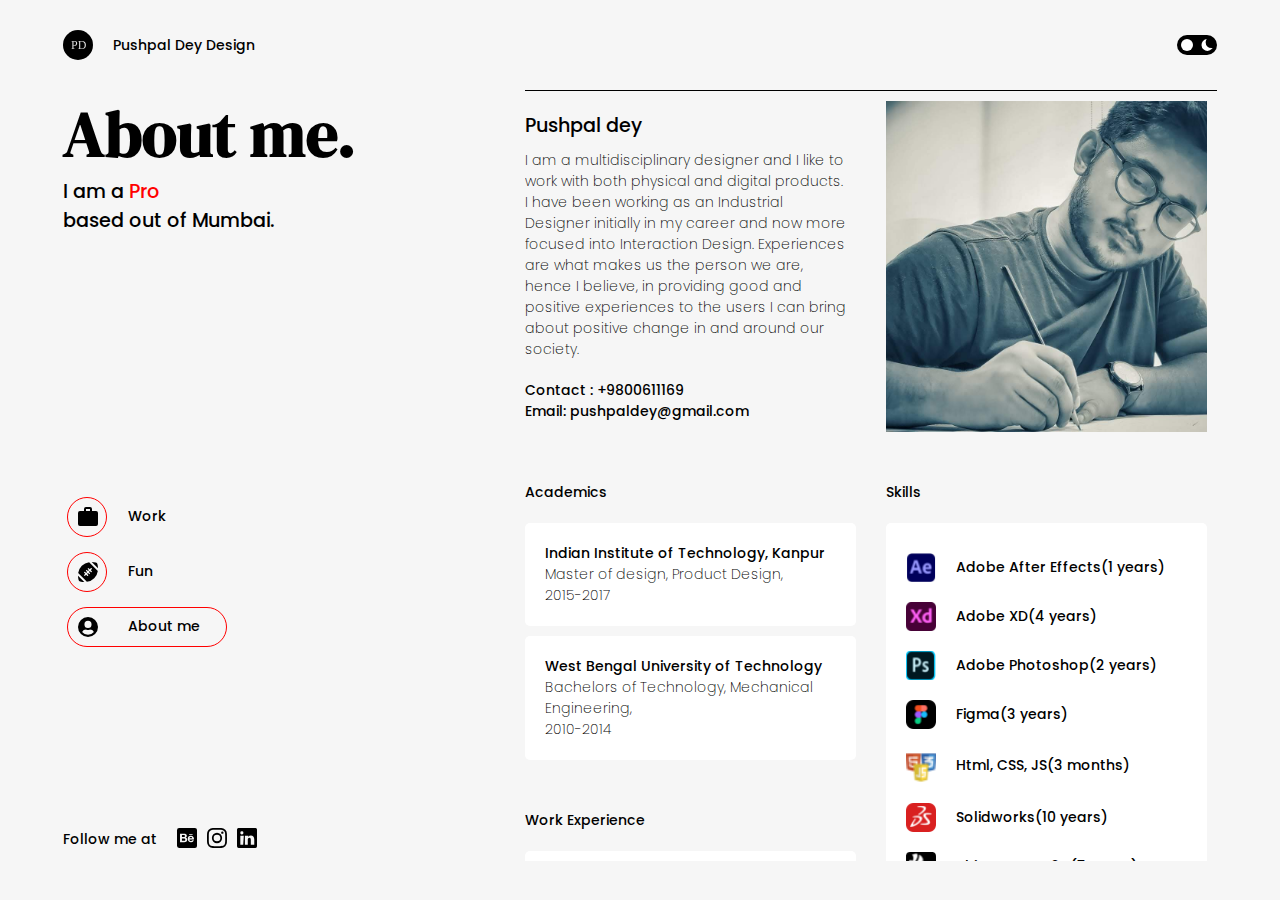
<file: Portfolio/aboutme.html>
<!DOCTYPE html>
<html lang="en">
  <head>
    <meta charset="UTF-8" />
    <meta http-equiv="X-UA-Compatible" content="IE=edge" />
    <meta name="viewport" content="width=device-width, initial-scale=1.0" />
    <meta name="Description" content="Product Design Portfolio" />
    <meta name="robots" content="index,follow" />
    <title>Pushpal Dey Design | Portfolio</title>
    <link rel="icon" href="./icons/favicon.svg" />
    <link rel="stylesheet" href="./style.css?ver=1.9" />
    <link rel="preconnect" href="https://fonts.googleapis.com" />
    <link rel="preconnect" href="https://fonts.gstatic.com" crossorigin />
    <link
      href="https://fonts.googleapis.com/css2?family=DM+Serif+Display&family=Poppins:wght@300;400;500;700&display=swap"
      rel="stylesheet"
    />
  </head>
  <body class="">
    <header class="main-head">
      <nav>
        <div class="nav-left">
          <a href="./index.html" class="logo">
            <img src="./icons/logo.svg" alt="" class="icon-colors" />
          </a>
          <a href="./index.html" style="text-decoration: none"
            ><h5>Pushpal Dey Design</h5></a
          >
        </div>

        <div class="theme-toggle">
          <input type="checkbox" class="checkbox" id="chk" />
          <label class="label" for="chk">
            <div class="ball"></div>
            <img src="./icons/sun.svg" alt="lightmode" class="sun" />
            <img src="./icons/moon.svg" alt="darkmode" class="moon" />
          </label>
        </div>
        <div class="menu">
          <img src="./icons/menu.svg" alt="" />
        </div>
      </nav>
      <div class="menu-background">
        <div class="cross">
          <img src="./icons/cross.svg" alt="" />
        </div>
        <ul>
          <li><a href="./index.html">Work</a></li>
          <li><a href="./fun.html">Fun</a></li>
          <li>
            <a href="./aboutme.html" style="font-weight: 900">About me</a>
          </li>
        </ul>
        <div class="follow">
          <h5>Follow me at</h5>
          <div class="social-media-icons">
            <a href="https://www.behance.net/pushpaldey" target="_blank"
              ><img src="./icons/behance-square.svg" alt="" class="icon-colors"
            /></a>
            <a href="https://www.instagram.com/pushpaldey/" target="_blank"
              ><img src="./icons/instagram.svg" alt="" class="icon-colors"
            /></a>
            <a href="https://www.linkedin.com/in/pushpaldey/" target="_blank"
              ><img src="./icons/linkedin.svg" alt="" class="icon-colors"
            /></a>
          </div>
        </div>
      </div>
    </header>

    <section class="hero">
      <div class="left">
        <div class="main-text">
          <h1>About me.</h1>
          <h3>
            I am a <span class="typed-text"></span><br />
            based out of Mumbai.
          </h3>
        </div>
        <div class="main-nav">
          <div class="page-container">
            <a href="./index.html" style="text-decoration: none">
              <div class="circle"></div>
              <div class="pages">
                <img src="./icons/work.svg" alt="" class="icon-colors" />
                <h5>Work</h5>
              </div>
            </a>
          </div>
          <div class="page-container">
            <a href="./fun.html" style="text-decoration: none">
              <div class="circle"></div>
              <div class="pages">
                <img src="./icons/fun.svg" alt="" class="icon-colors" />
                <h5>Fun</h5>
              </div>
            </a>
          </div>
          <div class="page-container">
            <a href="./aboutme.html" style="text-decoration: none">
              <div class="current-circle"></div>
              <div class="pages">
                <img src="./icons/hello.svg" alt="" class="icon-colors" />
                <h5 class="current-page">About me</h5>
              </div>
            </a>
          </div>
        </div>

        <div class="follow-at">
          <h5>Follow me at</h5>
          <div class="social-media-icons">
            <a href="https://www.behance.net/pushpaldey" target="_blank"
              ><img src="./icons/behance-square.svg" alt="" class="icon-colors"
            /></a>
            <a href="https://www.instagram.com/pushpaldey/" target="_blank"
              ><img src="./icons/instagram.svg" alt="" class="icon-colors"
            /></a>
            <a href="https://www.linkedin.com/in/pushpaldey/" target="_blank"
              ><img src="./icons/linkedin.svg" alt="" class="icon-colors"
            /></a>
          </div>
        </div>
      </div>
      <div class="right">
        <div class="line1"></div>
        <div class="aboutme-space">
          <div class="introduction">
            <div>
              <h3>Pushpal dey</h3>
              <p style="font-weight: 200">
                I am a multidisciplinary designer and I like to work with both
                physical and digital products. I have been working as an
                Industrial Designer initially in my career and now more focused
                into Interaction Design. Experiences are what makes us the person
                we are, hence I believe, in providing good and positive
                experiences to the users I can bring about positive change in and
                around our society.
              </p>
            </div>
            <div class="contact">
              <h5 class="head">Contact : +9800611169 <br> Email: pushpaldey@gmail.com</h5>
            </div>
          </div>

          <div class="academics">
            <h5 class="head">Academics</h5>

            <div class="school">
              <h5>Indian Institute of Technology, Kanpur</h5>
              <h5 style="font-weight: 200">
                Master of design, Product Design, <br />
                2015-2017
              </h5>
            </div>
            <div class="school">
              <h5>West Bengal University of Technology</h5>
              <h5 style="font-weight: 200">
                Bachelors of Technology, Mechanical Engineering, <br />
                2010-2014
              </h5>
            </div>
            <div class="work">
              <h5 class="head">Work Experience</h5>
              <div class="offices">
                <div class="officelogo">
                  <img src="./images/logos/tcs-color.png" alt="" />
                </div>
                <div class="officename">
                  <h5>Tata Consultancy Services</h5>
                  <h5 style="font-weight: 200">
                    User Experience Designer <br />
                    Aug, 2021-Present
                  </h5>
                </div>
              </div>
              <div class="offices">
                <div class="officelogo">
                  <img src="./images/logos/future_factory_logo.png" alt="" />
                </div>
                <div class="officename">
                  <h5>Future Factory LLP</h5>
                  <h5 style="font-weight: 200">
                    Industrial Designer <br />
                    Jan,2018-July, 2021 <br> 
                    <span class="typed-text">3.5 yrs</span>
                  </h5>
                </div>
              </div>
              <div class="offices">
                <div class="officelogo">
                  <img src="./images/logos/Godrej-Logo.png" alt="" />
                </div>
                <div class="officename">
                  <h5>Godrej and Boyce Mfg. Co. Ltd.</h5>
                  <h5 style="font-weight: 200">
                    Product Design Intern <br />
                    Jan, 2017- May, 2017 <br> 
                    <span class="typed-text">5 months</span>
                  </h5>
                </div>
              </div>
              <div class="offices">
                <div class="officelogo">
                  <img src="./images/logos/prosoc.png" alt="" />
                </div>
                <div class="officename">
                  <h5>PROSOC Innovators Pvt. Ltd.</h5>
                  <h5 style="font-weight: 200">
                    Product Design Intern <br />
                    <span class="typed-text">2 Months</span> 2016
                  </h5>
                </div>
              </div>
            </div>
          </div>

          <div class="profile-pic">
            <img src="./images/pushpal2" alt="" />
          </div>

          <div class="skills">
            <h5 class="head">Skills</h5>
            <div class="skillscard">
              <div class="softwares">
                <img src="./images/logos/Mask Group 27.png" alt="">
                <h5>Adobe After Effects(1 years)</h5>
              </div>
              <div class="softwares">
                <img src="./images/logos/Adobe-XD-Logo-1024x998.png" alt="">
                <h5>Adobe XD(4 years)</h5>
              </div>
              <div class="softwares">
                <img src="./images/logos/Mask Group 28.png" alt="">
                <h5>Adobe Photoshop(2 years)</h5>
              </div>
              <div class="softwares">
                <img src="./images/logos/Mask Group 29.png" alt="">
                <h5>Figma(3 years)</h5>
              </div>
              <div class="softwares">
                <img src="./images/logos/pngegg.png" alt="">
                <h5>Html, CSS, JS(3 months)</h5>
              </div>
              <div class="softwares">
                <img src="./images/logos/Group 811.png" alt="">
                <h5>Solidworks(10 years)</h5>
              </div>
              <div class="softwares">
                <img src="./images/logos/rhinoceros-3d-logo.png" alt="">
                <h5>Rhinocerous 3D(7 years)</h5>
              </div>
              <div class="softwares">
                <img src="./images/logos/keyshot-icon-256.png" alt="">
                <h5>Keyshot(7 years)</h5>
              </div>
              <div class="softwares">
                <img src="./images/logos/Blender_logo_no_text.svg.png" alt="">
                <h5>Blender(3 years)</h5>
              </div>
            </div>
          </div>
        </div>
      </div>
    </section>

    <script src="./script.js"></script>
    <script>
      document.addEventListener("DOMContentLoaded", function () {
        // On DOM Load initiate the effect
        if (textArray.length) setTimeout(type, newTextDelay + 250);
      });
    </script>
  </body>
</html>
</file>
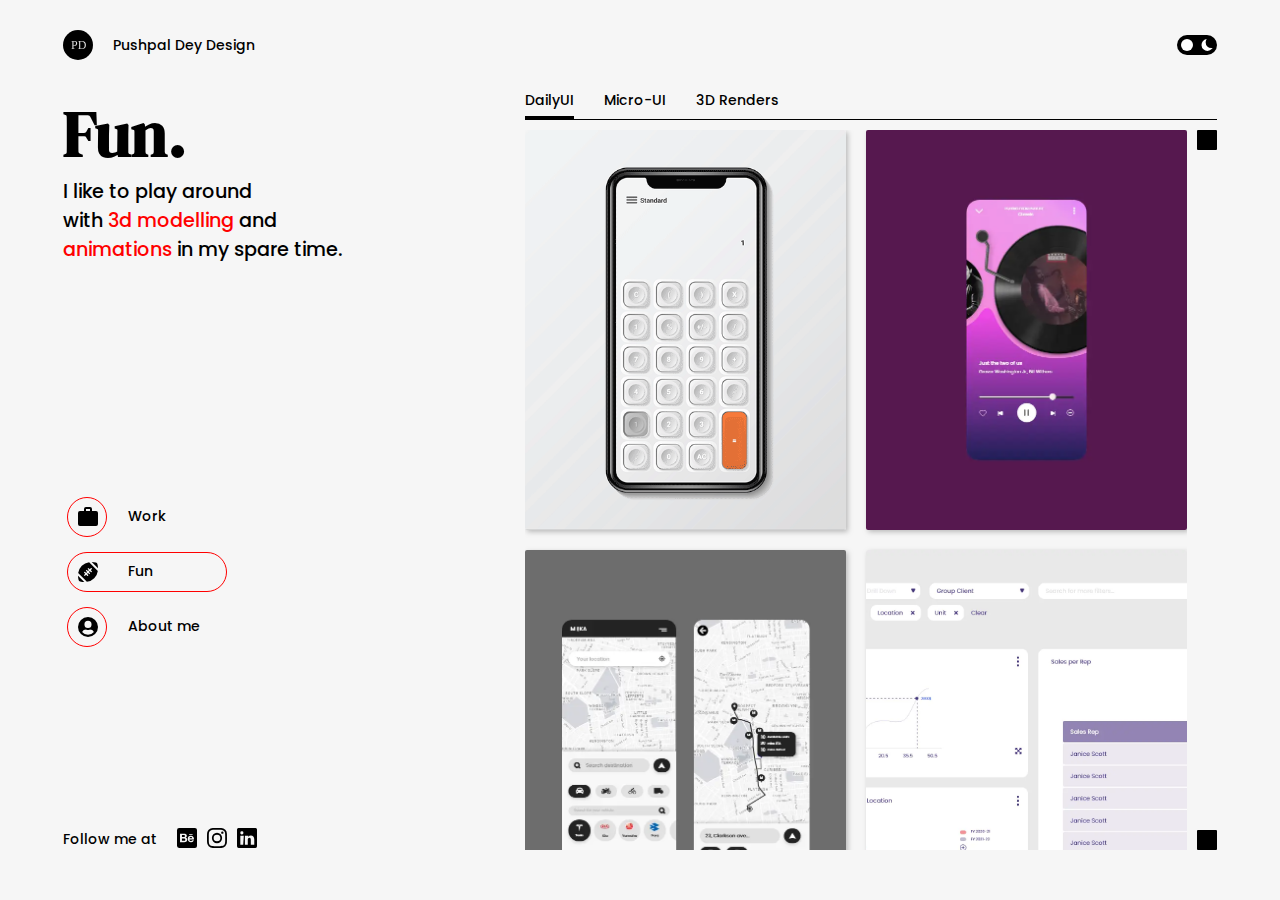
<file: Portfolio/fun.html>
<!DOCTYPE html>
<html lang="en">
  <head>
    <meta charset="UTF-8" />
    <meta http-equiv="X-UA-Compatible" content="IE=edge" />
    <meta name="viewport" content="width=device-width, initial-scale=1.0" />
    <meta name="Description" content="Product Design Portfolio" />
    <meta name="robots" content="index,follow" />
    <title>Pushpal Dey Design | Portfolio</title>
    <link rel="icon" href="./icons/favicon.svg" />
    <link rel="stylesheet" href="./style.css?ver=1.9" />
    <link rel="preconnect" href="https://fonts.googleapis.com" />
    <link rel="preconnect" href="https://fonts.gstatic.com" crossorigin />
    <link
      href="https://fonts.googleapis.com/css2?family=DM+Serif+Display&family=Poppins:wght@300;400;500;700&display=swap"
      rel="stylesheet"
    />
  </head>
  <body>
    <header class="main-head">
      <nav>
        <div class="nav-left">
          <a href="./index.html"class="logo">
            <img src="./icons/logo.svg" alt="" class="icon-colors" />
          </a>
          <a href="./index.html" style="text-decoration: none;"><h5>Pushpal Dey Design</h5></a>
        </div>
        <div class="theme-toggle">
          <input type="checkbox" class="checkbox" id="chk" />
          <label class="label" for="chk">
            <div class="ball"></div>
            <img src="./icons/sun.svg" alt="lightmode" class="sun" />
            <img src="./icons/moon.svg" alt="darkmode" class="moon" />
          </label>
        </div>
        <div class="menu">
          <img src="./icons/menu.svg" alt="" />
        </div>
      </nav>
      <div class="menu-background">
        <div class="cross">
          <img src="./icons/cross.svg" alt="" />
        </div>
        <ul>
          <li><a href="./index.html">Work</a></li>
          <li><a href="./fun.html" style="font-weight: 900;">Fun</a></li>
          <li><a href="./aboutme.html">About me</a></li>
        </ul>
        <div class="follow">
          <h5>Follow me at</h5>
          <div class="social-media-icons">
            <a href="https://www.behance.net/pushpaldey" target="_blank"
              ><img
                src="./icons/behance-square.svg"
                alt=""
                class="icon-colors"
            /></a>
            <a href="https://www.instagram.com/pushpaldey/" target="_blank"
              ><img src="./icons/instagram.svg" alt="" class="icon-colors"
            /></a>
            <a href="https://www.linkedin.com/in/pushpaldey/" target="_blank"
              ><img src="./icons/linkedin.svg" alt="" class="icon-colors"
            /></a>
          </div>
        </div>
      </div>
    </header>

    <section class="hero">
      <div class="left">
        <div class="main-text">
          <h1>Fun.</h1>
          <h3>
            I like to play around <br />
            with <span class="work-style">3d modelling </span> and <br />
            <span class="work-style">animations</span> in my spare time.
          </h3>
        </div>
        <div class="main-nav">
          <div class="page-container">
            <a href="./index.html" style="text-decoration: none">
              <div class="circle"></div>
              <div class="pages">
                <img src="./icons/work.svg" alt="" class="icon-colors" />
                <h5>Work</h5>
              </div></a
            >
          </div>
          <div class="page-container">
            <a href="./fun.html" style="text-decoration: none">
              <div class="current-circle"></div>
              <div class="pages">
                <img src="./icons/fun.svg" alt="" class="icon-colors" />
                <h5>Fun</h5>
              </div></a
            >
          </div>
          <div class="page-container">
            <a href="./aboutme.html" style="text-decoration: none">
              <div class="circle"></div>
              <div class="pages">
                <img src="./icons/hello.svg" alt="" class="icon-colors" />
                <h5 class="current-page">About me</h5>
              </div></a
            >
          </div>
        </div>

        <div class="follow-at">
          <h5>Follow me at</h5>
          <div class="social-media-icons">
            <a href="https://www.behance.net/pushpaldey" target="_blank"
              ><img
                src="./icons/behance-square.svg"
                alt=""
                class="icon-colors"
            /></a>
            <a href="https://www.instagram.com/pushpaldey/" target="_blank"
              ><img src="./icons/instagram.svg" alt="" class="icon-colors"
            /></a>
            <a href="https://www.linkedin.com/in/pushpaldey/" target="_blank"
              ><img src="./icons/linkedin.svg" alt="" class="icon-colors"
            /></a>
          </div>
        </div>
      </div>
      <div class="right">
        <div class="gallery-space">
          <div class="sec-nav">
            <button onclick="showGallery4()">
              <h5 class="btn4">DailyUI</h5>
              <div class="underline4"></div>
            </button>
            <button onclick="showGallery2()">
              <h5 class="btn2">Micro-UI</h5>
              <div class="underline2"></div>
            </button>
            <!-- <button onclick="showGallery3()">
              <h5 class="btn3">Threejs</h5>
              <div class="underline3"></div>
            </button> -->
            
            <button onclick="showGallery1()">
              <h5 class="btn1">3D Renders</h5>
              <div class="underline1"></div>
            </button>
          </div>
          <div class="line1"></div>
          <div class="gallery">
             <!------------3d Renders gallery----------------->
            <div class="gallery1">
              <a id="btn5" href="#" class="cards1">
                <img src="./images/3d renders/bathroom.webp" alt="" />
              </a>
              <a id="btn6" href="#" class="cards1">
                <img src="./images/3d renders/beedroom.webp" alt="" />
              </a>
              <a id="btn9" href="#" class="cards1">
                <img src="./images/3d renders/workout.webp" alt="" />
              </a>
              <a id="btn7" href="#" class="cards1">
                <img src="./images/3d renders/leisure.webp" alt="" />
              </a>
              <a id="btn1" href="#" class="cards1">
                <img src="./images/3d renders/lamp.webp" alt="" />
              </a>
              <a id="btn2" href="#" class="cards1">
                <img src="./images/3d renders/chair.webp" alt="" />
              </a>
              <a id="btn3" href="#" class="cards1">
                <img src="./images/3d renders/chai.webp" alt="" />
              </a>
              <a id="btn4" href="#" class="cards1">
                <img src="./images/3d renders/zenobia in chains.397.webp" alt="" />
              </a>
              <a id="btn8" href="#" class="cards1">
                <img src="./images/3d renders/toaster.368.webp" alt="" />
              </a>
             
              <a id="btn10" href="#" class="cards1">
                <img src="./images/3d renders/untitled.379.webp" alt="" />
              </a>
              <a id="btn11" href="#" class="cards1">
                <img src="./images/3d renders/keyboard.webp" alt="" />
              </a>
            </div>
            <!----------------------------------------------->
            <!------------MicroUI gallery-------------------->
            <div id="gal2" class="gallery2">
              <div href="#" class="cards">
                <img src="./images/microUI/send.gif" alt="" />
              </div>
              <div href="#" class="cards">
                <img src="./images/microUI/chat.gif" alt="" />
              </div>
              <div href="#" class="cards">
                <img src="./images/microUI/download.gif" alt="" />
              </div>
              <div href="#" class="cards">
                <img src="./images/microUI/ham.gif" alt="" />
              </div>
              <div href="#" class="cards">
                <img src="./images/microUI/loader1.gif" alt="" />
              </div>
              <div href="#" class="cards">
                <img src="./images/microUI/loader2.gif" alt="" />
              </div>
              <div href="#" class="cards">
                <img src="./images/microUI/send_fail.gif" alt="" />
              </div>
              <div href="#" class="cards">
                <img src="./images/microUI/upload.gif" alt="" />
              </div>
            </div>
            <!----------------------------------------------->
            
            <!----------------------------------------------->
            <!------------DailyUI gallery-------------------->
            <div class="gallery4">
              <a id="btn12" href="#" class="cards1">
                <img src="./images/dailyUI/calc.gif" alt="" />
              </a>
              <a id="btn13" href="#" class="cards1">
                <img src="./images/dailyUI/iPhone 13 mini – 1.webp" alt="" />
              </a>
              <a id="btn14" href="#" class="cards1">
                <img src="./images/dailyUI/iPhone 13 mini – 2.webp" alt="" />
              </a>
              <a id="btn18" href="#" class="cards1">
                <img src="./images/dailyUI/Web 1920 – 1.webp" alt="" />
              </a>
              <a id="btn15" href="#" class="cards1">
                <img src="./images/dailyUI/landing page.webp" alt="" />
              </a>
              <a id="btn16" href="#" class="cards1">
                <img src="./images/dailyUI/settings.webp" alt="" />
              </a>
              <a id="btn17" href="#" class="cards1">
                <img src="./images/dailyUI/userprofile.webp" alt="" />
              </a>
            </div>
            <div class="boxes">
              <div class="box"></div>
              <div class="box"></div>
            </div>
          </div>
          <!----------------------------------------------->
        </div>
      </div>
    </section>
    <section class="popup">
      <div class="popupitems">
        <span class="close">
          <img src="./icons/cross.svg" alt="" />
        </span>
        <div class="imageWrapper"></div>
      </div>
    </section>
    <script src="./script.js"></script>
    <script>
      var gallery1 = document.querySelector(".gallery1");
var gallery2 = document.querySelector(".gallery2");
var gallery3 = document.querySelector(".gallery3");
var gallery4 = document.querySelector(".gallery4");

var underline1 = document.querySelector(".underline1");
var underline2 = document.querySelector(".underline2");
var underline3 = document.querySelector(".underline3");
var underline4 = document.querySelector(".underline4");

function showGallery1() {
  gallery1.style.display = "grid";
  gallery2.style.display = "none";
  // gallery3.style.display = "none";
  gallery4.style.display = "none";
  underline1.style.width = "100%";
  underline2.style.width = "0%";
  // underline3.style.width = "0%";
  underline4.style.width = "0%";
}
function showGallery2() {
  gallery1.style.display = "none";
  gallery2.style.display = "grid";
  // gallery3.style.display = "none";
  gallery4.style.display = "none";
  underline1.style.width = "0%";
  underline2.style.width = "100%";
  // underline3.style.width = "0%";
  underline4.style.width = "0%";
}
// function showGallery3() {
//   gallery1.style.display = "none";
//   gallery2.style.display = "none";
//   gallery3.style.display = "grid";
//   gallery4.style.display = "none";
//   underline1.style.width = "0%";
//   underline2.style.width = "0%";
//   underline3.style.width = "100%";
//   underline4.style.width = "0%";
// }
function showGallery4() {
  gallery1.style.display = "none";
  gallery2.style.display = "none";
  // gallery3.style.display = "none";
  gallery4.style.display = "grid";
  underline1.style.width = "0%";
  underline2.style.width = "0%";
  // underline3.style.width = "0%";
  underline4.style.width = "100%";
}
      showGallery4();

      function onTabClick(event) {
        let popup = document.querySelector(".popup");
        let activeTab = document.querySelectorAll(".gallery a");
        var span = document.querySelector(".close");
        var wrapper = document.querySelector(".imageWrapper");
        var img = document.querySelectorAll(".gallery img")
        var popupitems = document.querySelector(".popupitems")

        // console.log(event.target.parentElement.parentElement.id);
        // if (event.target.parentElement.parentElement.id == gal2) {
        // popup.style.display = "block";
        // wrapper.appendChild(event.target.cloneNode(true));

        // window.onclick = function (event2) {
        //       if (event2.target == popup) {
        //         popup.style.display = "none";
        //         popupitems.style.marginTop = "3rem";
        //         wrapper.innerHTML = " ";
        //         // popup.scrollTop(0);
        //       }
        //     }
        //     span.addEventListener("click", () => {
        //       popup.style.display = "none";
        //       popupitems.style.marginTop = "3rem";
        //       wrapper.innerHTML = " ";
        //     })
        //     const H =((window.innerHeight - wrapper.offsetHeight)/20);
        //     if (wrapper.offsetHeight < window.innerHeight){
        //       popupitems.style.marginTop = H + "rem";
        //     }
        //   }
        // 
        for (let i = 0; i < activeTab.length; i++) {
          if (activeTab[i].id == event.target.parentElement.id) {
            popup.style.display = "block";
            wrapper.appendChild(event.target.cloneNode(true));
            const H =((window.innerHeight - wrapper.offsetHeight)/20);
            if (wrapper.offsetHeight < window.innerHeight){
              popupitems.style.marginTop = H + "rem";
            }

            window.onclick = function (event2) {
              if (event2.target == popup) {
                popup.style.display = "none";
                popupitems.style.marginTop = "3rem";
                wrapper.innerHTML = " ";
                // popup.scrollTop(0);
              }
            };
            span.addEventListener("click", () => {
              popup.style.display = "none";
              popupitems.style.marginTop = "3rem";
              wrapper.innerHTML = " ";
            });
          }
        }
      }
      const element = document.querySelector(".gallery");

      element.addEventListener("click", onTabClick, false);
    </script>
  </body>
</html>
</file>
<file: style.css>
* {
  padding: 0;
  margin: 0;
  -webkit-box-sizing: border-box;
          box-sizing: border-box;
}

:root {
  --primary-color: rgb(0, 0, 0);
  --secondary-color: #f6f6f6;
  --highlight-color: rgb(255, 0, 0);
}

.light-theme {
  --primary-color: rgb(255, 255, 255);
  --secondary-color: #2b2b2b;
  --highlight-color: rgb(255, 255, 0);
}

html {
  font-size: 62.5%;
}

body {
  background: var(--secondary-color);
}

a,
h5 {
  font-family: "Poppins", sans-serif;
  font-size: 1.4rem;
  font-weight: 500;
  color: var(--primary-color);
}

h3 {
  font-family: "Poppins", sans-serif;
  font-size: 1.5vw;
  font-weight: 500;
  color: var(--primary-color);
}

h1 {
  font-family: "DM Serif Display", serif;
  font-size: 5vw;
  font-weight: 600;
  color: var(--primary-color);
}

h4 {
  font-family: "Poppins", sans-serif;
  font-size: 1.2vw;
  font-weight: 500;
  color: var(--primary-color);
}

/*Header section*/
.main-head {
  width: 100%;
  min-height: 4rem;
  position: absolute;
  top: 0;
}

nav {
  padding: 2rem 6.3rem 0rem;
  display: -webkit-box;
  display: -ms-flexbox;
  display: flex;
  -webkit-box-pack: justify;
      -ms-flex-pack: justify;
          justify-content: space-between;
  -webkit-box-align: center;
      -ms-flex-align: center;
          align-items: center;
  text-align: center;
  width: 100%;
  min-height: 10vh;
}

nav .nav-left {
  display: -webkit-box;
  display: -ms-flexbox;
  display: flex;
  -webkit-box-pack: justify;
      -ms-flex-pack: justify;
          justify-content: space-between;
  width: auto;
  -webkit-box-align: center;
      -ms-flex-align: center;
          align-items: center;
}

nav .logo {
  width: 3rem;
  height: 3rem;
}

nav .logo img {
  width: 3rem;
}

.icon-colors {
  -webkit-filter: invert(1);
          filter: invert(1);
}

nav h5 {
  padding: 0;
  margin-left: 2rem;
  color: var(--primary-color);
}

/*Hero section left*/
.hero {
  display: -webkit-box;
  display: -ms-flexbox;
  display: flex;
  -webkit-box-pack: justify;
      -ms-flex-pack: justify;
          justify-content: space-between;
  -webkit-box-align: center;
      -ms-flex-align: center;
          align-items: center;
  height: 90vh;
  width: 100%;
  position: absolute;
  bottom: 0;
}

.hero .left {
  width: 30vw;
  min-height: 100%;
  margin-left: 6.3rem;
}

.left-container {
  display: -webkit-box;
  display: -ms-flexbox;
  display: flex;
  -webkit-box-orient: vertical;
  -webkit-box-direction: normal;
      -ms-flex-direction: column;
          flex-direction: column;
  -webkit-box-pack: justify;
      -ms-flex-pack: justify;
          justify-content: space-between;
  -webkit-box-align: start;
      -ms-flex-align: start;
          align-items: flex-start;
  min-height: 85vh;
  align-items: flex-start;
}

.hero .left .main-nav {
  display: -webkit-box;
  display: -ms-flexbox;
  display: flex;
  -webkit-box-orient: vertical;
  -webkit-box-direction: normal;
      -ms-flex-direction: column;
          flex-direction: column;
  width: 20rem;
}

.hero .left .main-nav .page-container {
  width: auto;
  height: auto;
  padding: 1.1rem;
  position: relative;
  cursor: pointer;
}

.hero .left .main-nav .page-container .circle {
  position: absolute;
  top: 1.1rem;
  left: 0;
  width: 5rem;
  height: 5rem;
  border: 1px solid var(--highlight-color);
  border-radius: 100vh;
  z-index: -1;
  padding: 1rem;
}

.hero .left .main-nav .page-container .current-circle {
  position: absolute;
  top: 1.1rem;
  left: 0;
  width: 16rem;
  height: 5rem;
  border: 1px solid var(--highlight-color);
  border-radius: 2.5rem;
  z-index: -1;
  padding: 0.5rem;
}

.hero .left .main-nav .page-container:hover .circle {
  width: 16rem;
  -webkit-transition: all 300ms ease-in-out;
  transition: all 300ms ease-in-out;
}

.hero .left .main-nav .pages {
  display: -webkit-box;
  display: -ms-flexbox;
  display: flex;
  -webkit-box-pack: start;
      -ms-flex-pack: start;
          justify-content: start;
  -webkit-box-align: center;
      -ms-flex-align: center;
          align-items: center;
  width: auto;
  height: 5rem;
}

.hero .left .main-nav h5 {
  color: var(--primary-color);
  padding-left: 3rem;
}

.hero .left .main-nav img {
  width: 2rem;
  margin-left: 0.5rem;
}

.hero .left .main-text {
  width: 24vw;
  height: 24rem;
  display: -webkit-box;
  display: -ms-flexbox;
  display: flex;
  -webkit-box-orient: vertical;
  -webkit-box-direction: normal;
      -ms-flex-direction: column;
          flex-direction: column;
}

.hero .left h1 {
  color: var(--primary-color);
}

.hero .left h3 {
  color: var(--primary-color);
  margin-bottom: 2rem;
}

.hero .left h3 .typed-text {
  color: var(--highlight-color);
}

.hero .left .follow-at {
  display: -webkit-box;
  display: -ms-flexbox;
  display: flex;
  -webkit-box-pack: start;
      -ms-flex-pack: start;
          justify-content: flex-start;
  -webkit-box-align: center;
      -ms-flex-align: center;
          align-items: center;
}

.hero .left .follow-at h5 {
  color: var(--primary-color);
  padding-right: 1rem;
}

.hero .follow-at .social-media-icons {
  display: -webkit-box;
  display: -ms-flexbox;
  display: flex;
  -webkit-box-pack: center;
      -ms-flex-pack: center;
          justify-content: center;
  -webkit-box-align: center;
      -ms-flex-align: center;
          align-items: center;
}

.hero .follow-at .social-media-icons img {
  width: 2rem;
  margin-left: 1rem;
  cursor: pointer;
}

/*Hero section Right*/
.hero .right {
  width: 60vw;
  min-height: 100%;
  margin-right: 6.3rem;
}

.hero .right .line1 {
  border-bottom: 1px solid var(--primary-color);
  height: 2px;
  width: 100%;
  margin-bottom: 2rem;
}

.hero .right .boxes {
  height: 100%;
  display: -webkit-box;
  display: -ms-flexbox;
  display: flex;
  margin-left: 1rem;
  -webkit-box-orient: vertical;
  -webkit-box-direction: normal;
      -ms-flex-direction: column;
          flex-direction: column;
  -webkit-box-pack: justify;
      -ms-flex-pack: justify;
          justify-content: space-between;
  -ms-flex-line-pack: center;
      align-content: center;
}

.hero .right .box {
  width: 2rem;
  height: 2rem;
  background: var(--primary-color);
}

/*Work Page*/
.hero .main-text .work-style {
  color: var(--highlight-color);
}

.gallery-space {
  display: -webkit-box;
  display: -ms-flexbox;
  display: flex;
  -webkit-box-orient: vertical;
  -webkit-box-direction: normal;
      -ms-flex-direction: column;
          flex-direction: column;
  -webkit-box-pack: center;
      -ms-flex-pack: center;
          justify-content: center;
  -webkit-box-align: start;
      -ms-flex-align: start;
          align-items: flex-start;
}

.sec-nav {
  display: -webkit-box;
  display: -ms-flexbox;
  display: flex;
  margin-bottom: 1rem;
  margin-top: 2.2rem;
}

.sec-nav button {
  margin-right: 3rem;
  background: transparent;
  border: none;
  cursor: pointer;
  position: relative;
}

.sec-nav button .underline1 {
  width: 0;
  height: 2px;
  display: block;
  border-bottom: 2px solid var(--primary-color);
  position: absolute;
  bottom: -1.1rem;
  -webkit-transition: all 0.3s ease-in-out;
  transition: all 0.3s ease-in-out;
}

.sec-nav button .underline2 {
  width: 0;
  height: 2px;
  display: block;
  border-bottom: 2px solid var(--primary-color);
  position: absolute;
  bottom: -1.1rem;
  -webkit-transform-origin: right;
          transform-origin: right;
  transform-box: fill-box;
  -webkit-transition: all 0.3s ease-in-out;
  transition: all 0.3s ease-in-out;
}

.gallery img {
  width: 100%;
  height: 100%;
  -o-object-fit: cover;
     object-fit: cover;
}

.gallery {
  width: 100%;
  height: 77vh;
  display: -webkit-box;
  display: -ms-flexbox;
  display: flex;
  overflow: hidden;
}

.gallery1 {
  width: 100%;
  height: 80vh;
  overflow: auto;
  -ms-grid-columns: (minmax(35rem, 1fr))[auto-fit];
      grid-template-columns: repeat(auto-fit, minmax(35rem, 1fr));
  grid-column-gap: 2rem;
  grid-row-gap: 2rem;
  display: none;
}

.gallery2 {
  width: 100%;
  height: 80vh;
  overflow: auto;
  -ms-grid-columns: (minmax(35rem, 1fr))[auto-fit];
      grid-template-columns: repeat(auto-fit, minmax(35rem, 1fr));
  grid-column-gap: 2rem;
  grid-row-gap: 2rem;
  display: none;
}

.cards1 {
  min-height: 40rem;
  background: white;
  -webkit-box-shadow: 0 2px 5px rgba(128, 128, 128, 0.5);
          box-shadow: 0 2px 5px rgba(128, 128, 128, 0.5);
}

.cards2 {
  min-height: 40rem;
  background: #ff9f9f;
  -webkit-box-shadow: 0 2px 5px rgba(128, 128, 128, 0.5), 0 5px 15px rgba(128, 128, 128, 0.5);
          box-shadow: 0 2px 5px rgba(128, 128, 128, 0.5), 0 5px 15px rgba(128, 128, 128, 0.5);
}

::-webkit-scrollbar {
  width: 0.4rem;
}

::-webkit-scrollbar-thumb {
  border-radius: 100vh;
  background: #dddddd;
  position: absolute;
  left: 10px;
}

@media screen and (max-width: 900px) {
  .hero {
    display: none;
  }
}

/*Fun page*/
.tools-used {
  width: 100%;
  min-height: 5rem;
  display: -webkit-box;
  display: -ms-flexbox;
  display: flex;
  margin-top: 1rem;
  -webkit-box-pack: start;
      -ms-flex-pack: start;
          justify-content: flex-start;
}

.tools-used img {
  width: 5rem;
  padding: 1em;
}

/*Theme Toggle*/
.theme-toggle {
  display: block;
  position: relative;
}

.checkbox {
  opacity: 0;
  position: absolute;
}

.label {
  background-color: black;
  border-radius: 100vh;
  cursor: pointer;
  display: -webkit-box;
  display: -ms-flexbox;
  display: flex;
  -webkit-box-align: center;
      -ms-flex-align: center;
          align-items: center;
  -webkit-box-pack: justify;
      -ms-flex-pack: justify;
          justify-content: space-between;
  padding: 0.5rem;
  position: relative;
  height: 1rem;
  width: 2rem;
  -webkit-transform: scale(2);
          transform: scale(2);
}

.label .ball {
  background-color: #fff;
  border-radius: 50%;
  position: absolute;
  top: 0.2rem;
  left: 0.2rem;
  height: 0.6rem;
  width: 0.6rem;
  -webkit-transform: translateX(0px);
          transform: translateX(0px);
  -webkit-transition: -webkit-transform 0.2s linear;
  transition: -webkit-transform 0.2s linear;
  transition: transform 0.2s linear;
  transition: transform 0.2s linear, -webkit-transform 0.2s linear;
  z-index: 99;
}

.label .sun {
  position: absolute;
  top: 0.2rem;
  left: 0.2rem;
  height: 0.6rem;
  width: 0.6rem;
  pointer-events: none;
}

.moon {
  position: absolute;
  top: 0.2rem;
  left: 1.2rem;
  height: 0.6rem;
  width: 0.6rem;
  pointer-events: none;
}

.label-dark {
  background: #fff;
}

.label .ball-dark {
  -webkit-transform: translateX(10px);
          transform: translateX(10px);
  background: #111;
}
/*# sourceMappingURL=style.css.map */
</file>
<file: Portfolio/style.css>
* {
  padding: 0;
  margin: 0;
  -webkit-box-sizing: border-box;
          box-sizing: border-box;
}

:root {
  --primary-color: rgb(0, 0, 0);
  --secondary-color: #f6f6f6;
  --highlight-color: rgb(255, 0, 0);
  --highlight-color-alpha: rgba(255, 0, 0, 0.8);
}

.light-theme {
  --primary-color: rgb(255, 255, 255);
  --secondary-color: #2b2b2b;
  --highlight-color: rgb(255, 255, 0);
}

html {
  font-size: 62.5%;
}

body {
  background: var(--secondary-color);
}

p, h5 {
  font-family: "Poppins", sans-serif;
  font-size: 1.4rem;
  font-weight: 500;
  color: var(--primary-color);
}

h3 {
  font-family: "Poppins", sans-serif;
  font-size: 1.5vw;
  font-weight: 500;
  color: var(--primary-color);
}

h1 {
  font-family: "DM Serif Display", serif;
  font-size: 5vw;
  font-weight: 600;
  color: var(--primary-color);
}

h4 {
  font-family: "Poppins", sans-serif;
  font-size: 1.2vw;
  font-weight: 500;
  color: var(--primary-color);
}

/*Header section*/
.main-head {
  top: 0;
}

nav {
  min-height: 10vh;
  padding: 2rem 0;
  margin-left: 6.3rem;
  margin-right: 6.3rem;
  display: -webkit-box;
  display: -ms-flexbox;
  display: flex;
  -webkit-box-pack: justify;
      -ms-flex-pack: justify;
          justify-content: space-between;
  -webkit-box-align: center;
      -ms-flex-align: center;
          align-items: center;
}

nav .nav-left {
  display: -webkit-box;
  display: -ms-flexbox;
  display: flex;
  -webkit-box-pack: start;
      -ms-flex-pack: start;
          justify-content: flex-start;
  width: auto;
  -webkit-box-align: center;
      -ms-flex-align: center;
          align-items: center;
  -webkit-box-flex: 5;
      -ms-flex-positive: 5;
          flex-grow: 5;
}

nav .logo {
  width: 3rem;
  height: 3rem;
}

nav .logo img {
  width: 3rem;
}

.icon-colors {
  -webkit-filter: invert(1);
          filter: invert(1);
}

nav h5 {
  padding: 0;
  margin-left: 2rem;
  color: var(--primary-color);
}

.main-head .menu {
  display: none;
}

.menu-background {
  display: none;
}

/*********************************************/
/*Theme Toggle*/
.theme-toggle {
  position: relative;
  width: 40px;
  height: 20px;
}

.checkbox {
  opacity: 0;
  position: absolute;
}

.label {
  background-color: black;
  border-radius: 100vh;
  cursor: pointer;
  padding: 0.5rem;
  position: absolute;
  top: 0;
  left: 0;
  height: 1rem;
  width: 2rem;
  -webkit-transform: scale(2);
          transform: scale(2);
  -webkit-transform-origin: left top;
          transform-origin: left top;
}

.label .ball {
  background-color: #fff;
  border-radius: 50%;
  position: absolute;
  top: 0.2rem;
  left: 0.2rem;
  height: 0.6rem;
  width: 0.6rem;
  -webkit-transform: translateX(0px);
          transform: translateX(0px);
  -webkit-transition: -webkit-transform 0.2s linear;
  transition: -webkit-transform 0.2s linear;
  transition: transform 0.2s linear;
  transition: transform 0.2s linear, -webkit-transform 0.2s linear;
  z-index: 99;
}

.label .sun {
  position: absolute;
  top: 0.2rem;
  left: 0.2rem;
  height: 0.6rem;
  width: 0.6rem;
  pointer-events: none;
}

.moon {
  position: absolute;
  top: 0.2rem;
  left: 1.2rem;
  height: 0.6rem;
  width: 0.6rem;
  pointer-events: none;
}

.label-dark {
  background: #fff;
}

.label .ball-dark {
  -webkit-transform: translateX(10px);
          transform: translateX(10px);
  background: #111;
}

/*********************************************/
/*********************************************/
/*Hero section left*/
.hero {
  position: relative;
  width: 100%;
  display: -webkit-box;
  display: -ms-flexbox;
  display: flex;
  -webkit-box-pack: justify;
      -ms-flex-pack: justify;
          justify-content: space-between;
  -webkit-box-align: center;
      -ms-flex-align: center;
          align-items: center;
}

.hero .left {
  margin-left: 6.3rem;
  width: 40%;
  height: 90vh;
  display: -webkit-box;
  display: -ms-flexbox;
  display: flex;
  -webkit-box-orient: vertical;
  -webkit-box-direction: normal;
      -ms-flex-direction: column;
          flex-direction: column;
  -webkit-box-pack: justify;
      -ms-flex-pack: justify;
          justify-content: space-between;
  padding: 0rem 0 5rem 0;
}

.hero .left .main-text {
  width: 24vw;
  height: 24rem;
  display: -webkit-box;
  display: -ms-flexbox;
  display: flex;
  -webkit-box-orient: vertical;
  -webkit-box-direction: normal;
      -ms-flex-direction: column;
          flex-direction: column;
}

.hero .main-text .work-style {
  color: var(--highlight-color);
}

.hero .left h1 {
  color: var(--primary-color);
}

.hero .left h3 {
  color: var(--primary-color);
  margin-bottom: 2rem;
}

.typed-text {
  color: var(--highlight-color);
}

.hero .left .main-nav {
  display: -webkit-box;
  display: -ms-flexbox;
  display: flex;
  -webkit-box-orient: vertical;
  -webkit-box-direction: normal;
      -ms-flex-direction: column;
          flex-direction: column;
  width: 20rem;
}

.hero .left .main-nav .page-container {
  position: relative;
  margin-bottom: 1.5rem;
}

.hero .left .main-nav {
  width: 16rem;
  height: auto;
  cursor: pointer;
}

.hero .left .main-nav .circle {
  position: absolute;
  top: 0;
  left: 0.4rem;
  width: 4rem;
  height: 4rem;
  border: 1px solid var(--highlight-color);
  border-radius: 100vh;
  z-index: -1;
}

.hero .left .main-nav .current-circle {
  position: absolute;
  top: 0rem;
  left: 0.4rem;
  width: 16rem;
  height: 4rem;
  border: 1px solid var(--highlight-color);
  border-radius: 2.5rem;
  z-index: -1;
}

.main-nav .page-container {
  width: 100%;
}

.main-nav .page-container:hover .circle {
  width: 16rem;
  -webkit-transition: all 300ms ease-in-out;
  transition: all 300ms ease-in-out;
}

.hero .left .main-nav .pages {
  display: -webkit-box;
  display: -ms-flexbox;
  display: flex;
  -webkit-box-pack: start;
      -ms-flex-pack: start;
          justify-content: start;
  -webkit-box-align: center;
      -ms-flex-align: center;
          align-items: center;
  width: auto;
  height: 4rem;
  margin-left: 1rem;
}

.hero .left .main-nav h5 {
  color: var(--primary-color);
  padding-left: 3rem;
}

.hero .left .main-nav img {
  width: 2rem;
  margin-left: 0.5rem;
}

.hero .left .follow-at {
  display: -webkit-box;
  display: -ms-flexbox;
  display: flex;
  -webkit-box-pack: start;
      -ms-flex-pack: start;
          justify-content: flex-start;
  -webkit-box-align: center;
      -ms-flex-align: center;
          align-items: center;
}

.hero .left .follow-at h5 {
  color: var(--primary-color);
  padding-right: 1rem;
}

.hero .follow-at .social-media-icons {
  display: -webkit-box;
  display: -ms-flexbox;
  display: flex;
  -webkit-box-pack: center;
      -ms-flex-pack: center;
          justify-content: center;
  -webkit-box-align: center;
      -ms-flex-align: center;
          align-items: center;
}

.hero .follow-at .social-media-icons img {
  width: 2rem;
  margin-left: 1rem;
  cursor: pointer;
}

/***********************************************/
/*Hero section Right*/
.right {
  width: 60%;
  height: 90vh;
  margin-right: 6.3rem;
  padding: 0rem 0 5rem 0;
  overflow: hidden;
}

.gallery-space {
  height: 100%;
  display: -ms-grid;
  display: grid;
  -ms-grid-columns: 1fr;
      grid-template-columns: 1fr;
  -ms-grid-rows: 2rem 1rem auto;
      grid-template-rows: 2rem 1rem auto;
}

.sec-nav {
  display: -webkit-box;
  display: -ms-flexbox;
  display: flex;
  width: 100%;
}

.sec-nav button {
  margin-right: 3rem;
  background: transparent;
  border: none;
  cursor: pointer;
  position: relative;
}

.sec-nav button .underline1, .underline2, .underline3, .underline4 {
  width: 0;
  height: 4px;
  display: block;
  border-bottom: 4px solid var(--primary-color);
  position: absolute;
  bottom: -1rem;
  -webkit-transition: all 0.3s ease-in-out;
  transition: all 0.3s ease-in-out;
}

.hero .right .line1 {
  border-bottom: 1px solid var(--primary-color);
  width: 100%;
}

.gallery {
  width: 100%;
  display: -webkit-box;
  display: -ms-flexbox;
  display: flex;
  overflow: hidden;
  padding-top: 1rem;
}

.gallery1, .gallery2, .gallery3, .gallery4 {
  width: 100%;
  overflow: auto;
  -ms-grid-columns: (minmax(30rem, 1fr))[auto-fit];
      grid-template-columns: repeat(auto-fit, minmax(30rem, 1fr));
  grid-column-gap: 2rem;
  grid-row-gap: 2rem;
  display: none;
}

.hero .right .boxes {
  height: auto;
  display: -webkit-box;
  display: -ms-flexbox;
  display: flex;
  margin-left: 1rem;
  -webkit-box-orient: vertical;
  -webkit-box-direction: normal;
      -ms-flex-direction: column;
          flex-direction: column;
  -webkit-box-pack: justify;
      -ms-flex-pack: justify;
          justify-content: space-between;
  -ms-flex-line-pack: center;
      align-content: center;
}

.hero .right .box {
  width: 2rem;
  height: 2rem;
  border-radius: 0.1rem;
  background: var(--primary-color);
}

.gallery img {
  width: 100%;
  height: 100%;
  -o-object-fit: cover;
     object-fit: cover;
  -webkit-transition: all 0.3s ease;
  transition: all 0.3s ease;
  image-rendering: -moz-crisp-edges;
  /* Firefox */
  image-rendering: -o-crisp-edges;
  /* Opera */
  image-rendering: -webkit-optimize-contrast;
  /* Webkit (non-standard naming) */
  image-rendering: crisp-edges;
  -ms-interpolation-mode: nearest-neighbor;
}

.gallery video {
  width: 100%;
  height: 100%;
  -o-object-fit: cover;
     object-fit: cover;
}

.cards1 {
  min-height: 40rem;
  background: white;
  -webkit-box-shadow: 2px 2px 5px rgba(128, 128, 128, 0.5);
          box-shadow: 2px 2px 5px rgba(128, 128, 128, 0.5);
  position: relative;
  -webkit-transition: all 0.3s ease;
  transition: all 0.3s ease;
  border-radius: 0.2rem;
  overflow: hidden;
}

.cards {
  min-height: 30rem;
  background: white;
  -webkit-box-shadow: 2px 2px 5px rgba(128, 128, 128, 0.5);
          box-shadow: 2px 2px 5px rgba(128, 128, 128, 0.5);
  position: relative;
  -webkit-transition: all 0.3s ease;
  transition: all 0.3s ease;
  border-radius: 0.2rem;
  overflow: hidden;
}

.cards2 {
  min-height: 40rem;
  background: white;
  -webkit-box-shadow: 2px 2px 5px rgba(128, 128, 128, 0.5);
          box-shadow: 2px 2px 5px rgba(128, 128, 128, 0.5);
  position: relative;
  -webkit-transition: all 0.3s ease;
  transition: all 0.3s ease;
  border-radius: 0.2rem;
  overflow: hidden;
}

.cards1 .project-info {
  background-color: var(--highlight-color);
  position: absolute;
  bottom: 0;
  left: 0;
  width: 100%;
  height: 60%;
  padding: 2rem;
  display: -webkit-box;
  display: -ms-flexbox;
  display: flex;
  -webkit-box-orient: vertical;
  -webkit-box-direction: normal;
      -ms-flex-direction: column;
          flex-direction: column;
  -webkit-box-pack: justify;
      -ms-flex-pack: justify;
          justify-content: space-between;
  -webkit-transform: translateY(70%);
          transform: translateY(70%);
  -webkit-transition: all 0.3s ease;
  transition: all 0.3s ease;
  pointer-events: none;
}

.cards1 .project-info .project-name {
  -webkit-box-flex: 1;
      -ms-flex: 1 1 2rem;
          flex: 1 1 2rem;
  font-size: 1.7rem;
}

.cards1 .project-info .description {
  -webkit-box-flex: 5;
      -ms-flex: 5 1 2rem;
          flex: 5 1 2rem;
  color: var(--secondary-color);
  font-weight: 100;
  display: none;
}

.cards1 .project-info .tags {
  -webkit-box-flex: 1;
      -ms-flex: 1 1 2rem;
          flex: 1 1 2rem;
  font-weight: 100;
}

.cards1 .project-info .info-bottom {
  -webkit-box-flex: 1;
      -ms-flex: 1 1 1rem;
          flex: 1 1 1rem;
  position: relative;
  display: -webkit-box;
  display: -ms-flexbox;
  display: flex;
  width: 100%;
  -webkit-box-pack: justify;
      -ms-flex-pack: justify;
          justify-content: space-between;
}

.cards2 .project-info {
  background-color: var(--highlight-color);
  position: absolute;
  bottom: 0;
  left: 0;
  width: 100%;
  height: 60%;
  padding: 2rem;
  display: -webkit-box;
  display: -ms-flexbox;
  display: flex;
  -webkit-box-orient: vertical;
  -webkit-box-direction: normal;
      -ms-flex-direction: column;
          flex-direction: column;
  -webkit-box-pack: justify;
      -ms-flex-pack: justify;
          justify-content: space-between;
  -webkit-transform: translateY(100%);
          transform: translateY(100%);
  -webkit-transition: all 0.3s ease;
  transition: all 0.3s ease;
  pointer-events: none;
}

.cards2 .project-info .project-name {
  -webkit-box-flex: 1;
      -ms-flex: 1 1 2rem;
          flex: 1 1 2rem;
  font-size: 1.7rem;
}

.cards2 .project-info .description {
  -webkit-box-flex: 5;
      -ms-flex: 5 1 2rem;
          flex: 5 1 2rem;
  color: var(--secondary-color);
  font-weight: 100;
  display: none;
}

.cards2 .project-info .tags {
  -webkit-box-flex: 1;
      -ms-flex: 1 1 2rem;
          flex: 1 1 2rem;
  font-weight: 100;
}

.cards2 .project-info .info-bottom {
  -webkit-box-flex: 1;
      -ms-flex: 1 1 1rem;
          flex: 1 1 1rem;
  position: relative;
  display: -webkit-box;
  display: -ms-flexbox;
  display: flex;
  width: 100%;
  -webkit-box-pack: justify;
      -ms-flex-pack: justify;
          justify-content: space-between;
}

.info-bottom::before {
  content: '';
  width: 100%;
  height: 0.2rem;
  border-bottom: 1px solid var(--secondary-color);
  position: absolute;
  top: -1rem;
}

.cards1:hover .project-info {
  -webkit-transform: translateY(0);
          transform: translateY(0);
  pointer-events: none;
}

.cards1:hover .description {
  display: block;
}

.cards2:hover .project-info {
  -webkit-transform: translateY(0);
          transform: translateY(0);
  pointer-events: none;
}

.cards2:hover .description {
  display: block;
}

::-webkit-scrollbar {
  width: 0.6rem;
}

::-webkit-scrollbar-thumb {
  border-radius: 100vh;
  background: #a5a5a5;
  position: absolute;
  left: 10px;
}

.popup {
  display: none;
  position: fixed;
  z-index: 999;
  left: 0;
  top: 0;
  width: 100%;
  background-color: rgba(0, 0, 0, 0.5);
  height: 100vh;
  overflow: auto;
  -webkit-backdrop-filter: blur(5px);
          backdrop-filter: blur(5px);
}

.popupitems {
  width: 90%;
  max-width: 1400px;
  margin: auto;
  margin-top: 3rem;
  margin-bottom: 3rem;
  position: relative;
}

.popup .popupitems img {
  width: 100%;
  image-rendering: -moz-crisp-edges;
  /* Firefox */
  image-rendering: -o-crisp-edges;
  /* Opera */
  image-rendering: -webkit-optimize-contrast;
  /* Webkit (non-standard naming) */
  image-rendering: crisp-edges;
  -ms-interpolation-mode: nearest-neighbor;
}

.popup .popupitems .project_main {
  display: none;
}

.test {
  display: none;
}

.close {
  border-radius: 100vh;
  position: absolute;
  right: 0;
  width: 2rem;
  top: 0;
  margin: 2.5rem;
  cursor: pointer;
}

.close:hover, .close:focus {
  color: #0e0e0e;
  cursor: pointer;
}

.aboutme-space {
  width: 100%;
  height: 100%;
  display: -ms-grid;
  display: grid;
  -ms-grid-columns: 1fr 1fr;
      grid-template-columns: 1fr 1fr;
  -webkit-column-gap: 3rem;
          column-gap: 3rem;
  overflow-y: auto;
  margin-top: 1rem;
}

.introduction {
  width: 100%;
  -ms-grid-column: 1;
  -ms-grid-column-span: 1;
  grid-column: 1/2;
  -ms-grid-row: 1;
  -ms-grid-row-span: 1;
  grid-row: 1/2;
  display: -webkit-box;
  display: -ms-flexbox;
  display: flex;
  -webkit-box-orient: vertical;
  -webkit-box-direction: normal;
      -ms-flex-direction: column;
          flex-direction: column;
  -webkit-box-pack: justify;
      -ms-flex-pack: justify;
          justify-content: space-between;
  -webkit-box-align: start;
      -ms-flex-align: start;
          align-items: flex-start;
}

.introduction h3, .introduction p {
  margin: 1rem 1rem 1rem 0;
}

.academics {
  display: -webkit-box;
  display: -ms-flexbox;
  display: flex;
  -webkit-box-orient: vertical;
  -webkit-box-direction: normal;
      -ms-flex-direction: column;
          flex-direction: column;
  -webkit-box-pack: start;
      -ms-flex-pack: start;
          justify-content: start;
  width: 100%;
  margin-top: 4rem;
  -ms-grid-column: 1;
  -ms-grid-column-span: 1;
  grid-column: 1/2;
  -ms-grid-row: 2;
  -ms-grid-row-span: 1;
  grid-row: 2/3;
}

.work {
  display: -webkit-box;
  display: -ms-flexbox;
  display: flex;
  -webkit-box-orient: vertical;
  -webkit-box-direction: normal;
      -ms-flex-direction: column;
          flex-direction: column;
  -webkit-box-pack: start;
      -ms-flex-pack: start;
          justify-content: start;
  width: 100%;
  margin-top: 4rem;
}

.head {
  margin: 1rem 1rem 1rem 0;
}

.school {
  width: 100%;
  border-radius: 0.5rem;
  background: white;
  padding: 2rem;
  margin-top: 1rem;
}

.offices {
  display: -webkit-box;
  display: -ms-flexbox;
  display: flex;
  -webkit-box-pack: center;
      -ms-flex-pack: center;
          justify-content: center;
  -webkit-box-align: center;
      -ms-flex-align: center;
          align-items: center;
  width: 100%;
  height: 10rem;
  border-radius: 0.5rem;
  background: white;
  padding: 2rem;
  margin-top: 1rem;
}

.officelogo {
  width: 20%;
  margin-right: 5rem;
}

.officelogo img {
  width: 100%;
}

.officename {
  width: 80%;
}

.profile-pic {
  width: 100%;
  padding-right: 1rem;
  -ms-grid-column: 2;
  -ms-grid-column-span: 1;
  grid-column: 2/3;
  -ms-grid-row: 1;
  -ms-grid-row-span: 1;
  grid-row: 1/2;
}

.profile-pic img {
  width: 100%;
  height: 100%;
  -o-object-fit: cover;
     object-fit: cover;
  image-rendering: -moz-crisp-edges;
  /* Firefox */
  image-rendering: -o-crisp-edges;
  /* Opera */
  image-rendering: -webkit-optimize-contrast;
  /* Webkit (non-standard naming) */
  image-rendering: crisp-edges;
  -ms-interpolation-mode: nearest-neighbor;
}

.skills {
  display: -webkit-box;
  display: -ms-flexbox;
  display: flex;
  -webkit-box-orient: vertical;
  -webkit-box-direction: normal;
      -ms-flex-direction: column;
          flex-direction: column;
  width: 100%;
  -ms-grid-column: 2;
  -ms-grid-column-span: 1;
  grid-column: 2/3;
  -ms-grid-row: 2;
  -ms-grid-row-span: 1;
  grid-row: 2/3;
  margin-top: 4rem;
  padding-right: 1rem;
}

.softwares {
  display: -webkit-box;
  display: -ms-flexbox;
  display: flex;
  -webkit-box-pack: start;
      -ms-flex-pack: start;
          justify-content: flex-start;
  -webkit-box-align: center;
      -ms-flex-align: center;
          align-items: center;
  margin-top: 1rem;
  margin-bottom: 1rem;
}

.softwares img {
  width: 3rem;
  margin-right: 2rem;
}

.skillscard {
  display: -webkit-box;
  display: -ms-flexbox;
  display: flex;
  -webkit-box-orient: vertical;
  -webkit-box-direction: normal;
      -ms-flex-direction: column;
          flex-direction: column;
  background: white;
  padding: 2rem;
  border-radius: 0.5rem;
  margin-top: 1rem;
}

@media (max-width: 900px) {
  h1 {
    font-size: 3rem;
  }
  h3 {
    font-size: 4vw;
  }
  h4 {
    font-size: 3vw;
  }
  h5, p {
    font-size: 1.2rem;
  }
  .main-head {
    position: fixed;
    width: 100%;
    z-index: 99;
    background: white;
  }
  .main-head .logo {
    display: none;
  }
  .theme-toggle {
    display: none;
  }
  nav {
    margin-left: 3.7rem;
    margin-right: 3.7rem;
  }
  nav h5 {
    margin: 0;
    width: 10rem;
    font-weight: 900;
  }
  .main-head .menu {
    display: -webkit-box;
    display: -ms-flexbox;
    display: flex;
    -webkit-box-pack: end;
        -ms-flex-pack: end;
            justify-content: flex-end;
    -webkit-box-align: center;
        -ms-flex-align: center;
            align-items: center;
    width: 4rem;
    height: 4rem;
    text-align: right;
    cursor: pointer;
    -webkit-tap-highlight-color: transparent;
  }
  .main-head .menu img {
    width: 2rem;
  }
  .menu-background.inactive {
    -webkit-transform: translateY(0);
            transform: translateY(0);
    -webkit-transition: all 0.4s cubic-bezier(0, 0.56, 0.47, 0.98);
    transition: all 0.4s cubic-bezier(0, 0.56, 0.47, 0.98);
  }
  .menu-background {
    background: white;
    -webkit-box-shadow: 0 2px 5px rgba(105, 105, 105, 0.3);
            box-shadow: 0 2px 5px rgba(105, 105, 105, 0.3);
    width: 100%;
    height: 100vh;
    position: absolute;
    top: 0;
    z-index: 3;
    display: -webkit-box;
    display: -ms-flexbox;
    display: flex;
    -webkit-box-orient: vertical;
    -webkit-box-direction: normal;
        -ms-flex-direction: column;
            flex-direction: column;
    -webkit-box-align: center;
        -ms-flex-align: center;
            align-items: center;
    -webkit-transform: translateY(-100%);
            transform: translateY(-100%);
    -webkit-transition: all 0.4s cubic-bezier(1, 0, 1, 0.57);
    transition: all 0.4s cubic-bezier(1, 0, 1, 0.57);
  }
  .menu-background .cross {
    width: 100vw;
    height: 3.3rem;
    -webkit-box-flex: 1;
        -ms-flex: 1 1 2rem;
            flex: 1 1 2rem;
    margin: 1rem;
    text-align: end;
    cursor: pointer;
  }
  .menu-background .cross img {
    margin: 2rem;
  }
  .menu-background ul {
    -webkit-box-flex: 2;
        -ms-flex: 2 1 2rem;
            flex: 2 1 2rem;
    text-align: center;
    list-style: none;
  }
  .menu-background ul a {
    display: block;
    text-decoration: none;
    font-size: 2.5rem;
    margin: 2rem;
    font-family: "Poppins", sans-serif;
    color: #000000;
  }
  .menu-background .follow {
    display: -webkit-box;
    display: -ms-flexbox;
    display: flex;
    -webkit-box-orient: vertical;
    -webkit-box-direction: normal;
        -ms-flex-direction: column;
            flex-direction: column;
    -webkit-box-pack: center;
        -ms-flex-pack: center;
            justify-content: center;
    -webkit-box-align: center;
        -ms-flex-align: center;
            align-items: center;
    -webkit-box-flex: 1;
        -ms-flex: 1 1 2rem;
            flex: 1 1 2rem;
  }
  .menu-background .follow img {
    margin: 1rem;
  }
  .hero {
    position: relative;
    top: 13vh;
    bottom: 0;
    width: 100%;
    display: -webkit-box;
    display: -ms-flexbox;
    display: flex;
    -webkit-box-orient: vertical;
    -webkit-box-direction: normal;
        -ms-flex-direction: column;
            flex-direction: column;
    -webkit-box-pack: center;
        -ms-flex-pack: center;
            justify-content: center;
    -webkit-box-align: center;
        -ms-flex-align: center;
            align-items: center;
  }
  .hero .left {
    display: block;
    height: auto;
    width: 100%;
    margin: 0;
    padding-left: 3.7rem;
    padding-right: 3.7rem;
    padding-top: 0;
    padding-bottom: 0;
  }
  .hero .right {
    width: 100%;
    height: auto;
    margin: 0;
    padding-top: 2rem;
    padding-bottom: 2rem;
    padding-left: 3.7rem;
    padding-right: 3.7rem;
  }
  .hero .right .boxes {
    display: none;
  }
  .hero .left .main-text {
    width: 100%;
    position: relative;
    height: auto;
    left: 0;
    top: 0;
  }
  .hero .left .main-text h3 {
    margin: 0;
  }
  .hero .left .main-nav {
    display: none;
  }
  .hero .left .follow-at {
    display: none;
  }
  .sec-nav {
    -webkit-box-pack: start;
        -ms-flex-pack: start;
            justify-content: flex-start;
  }
  .sec-nav h5 {
    font-size: 1.2rem;
  }
  .sec-nav button {
    margin-right: 2rem;
  }
  .cards1 {
    min-height: 35rem;
  }
  .cards1 .project-info {
    height: 100%;
    pointer-events: none;
  }
  .cards2 {
    min-height: 35rem;
  }
  .cards2 .project-info {
    height: 100%;
    pointer-events: none;
  }
  .gallery1 {
    -ms-grid-columns: (minmax(25rem, 1fr))[auto-fit];
        grid-template-columns: repeat(auto-fit, minmax(25rem, 1fr));
    overflow: inherit;
  }
  .gallery2 {
    -ms-grid-columns: (minmax(25rem, 1fr))[auto-fit];
        grid-template-columns: repeat(auto-fit, minmax(25rem, 1fr));
    overflow: inherit;
  }
  .introduction {
    -ms-grid-column: 1;
    -ms-grid-column-span: 2;
    grid-column: 1/3;
    -ms-grid-row: 1;
    -ms-grid-row-span: 1;
    grid-row: 1/2;
  }
  .profile-pic {
    -ms-grid-column: 1;
    -ms-grid-column-span: 2;
    grid-column: 1/3;
    -ms-grid-row: 2;
    -ms-grid-row-span: 1;
    grid-row: 2/3;
  }
  .academics {
    -ms-grid-column: 1;
    -ms-grid-column-span: 2;
    grid-column: 1/3;
    -ms-grid-row: 3;
    -ms-grid-row-span: 1;
    grid-row: 3/4;
  }
  .work {
    -ms-grid-column: 1;
    -ms-grid-column-span: 2;
    grid-column: 1/3;
    -ms-grid-row: 4;
    -ms-grid-row-span: 1;
    grid-row: 4/5;
  }
  .skills {
    -ms-grid-column: 1;
    -ms-grid-column-span: 2;
    grid-column: 1/3;
    -ms-grid-row: 5;
    -ms-grid-row-span: 1;
    grid-row: 5/6;
  }
}

@media (min-width: 1700px) {
  .gallery1, .gallery2, .gallery3, .gallery4 {
    -ms-grid-columns: (minmax(35rem, 1fr))[auto-fit];
        grid-template-columns: repeat(auto-fit, minmax(35rem, 1fr));
    overflow: auto;
  }
}
/*# sourceMappingURL=style.css.map */
</file>
<file: Test/style.css>
* {
  padding: 0;
  margin: 0;
  -webkit-box-sizing: border-box;
          box-sizing: border-box;
}

html {
  font-size: 62.5%;
}

header {
  top: 0;
  background: red;
}

h1 {
  font-family: "DM Serif Display", serif;
  font-size: 5vw;
  font-weight: 600;
}

h3 {
  font-family: "Poppins", sans-serif;
  font-size: 1.5vw;
  font-weight: 500;
}

h4 {
  font-family: "Poppins", sans-serif;
  font-size: 1.2vw;
  font-weight: 500;
}

h5 {
  font-family: "Poppins", sans-serif;
  font-size: 1.2vw;
  font-weight: 500;
  color: black;
}

.main-text {
  width: 50rem;
}

nav {
  min-height: 10vh;
  padding: 2rem;
  width: 90vw;
  background: green;
  margin: auto;
  display: -webkit-box;
  display: -ms-flexbox;
  display: flex;
  -webkit-box-pack: justify;
      -ms-flex-pack: justify;
          justify-content: space-between;
  -webkit-box-align: center;
      -ms-flex-align: center;
          align-items: center;
}

.nav-left {
  height: 1.5rem;
  width: 30rem;
  background: blue;
}

.toggle {
  height: 15px;
  width: 20px;
  background: lightblue;
}

.hero {
  position: relative;
  width: 90%;
  margin: auto;
  background: #ff6d6d;
  display: -webkit-box;
  display: -ms-flexbox;
  display: flex;
  -webkit-box-pack: justify;
      -ms-flex-pack: justify;
          justify-content: space-between;
  -webkit-box-align: center;
      -ms-flex-align: center;
          align-items: center;
}

.left {
  width: 40%;
  height: 90vh;
  background: lightcyan;
  display: -webkit-box;
  display: -ms-flexbox;
  display: flex;
  -webkit-box-orient: vertical;
  -webkit-box-direction: normal;
      -ms-flex-direction: column;
          flex-direction: column;
  -webkit-box-pack: justify;
      -ms-flex-pack: justify;
          justify-content: space-between;
  padding: 5rem 0;
}

.right {
  width: 60%;
  height: 90vh;
  background: lightgreen;
  padding: 5rem 0;
  overflow: hidden;
}

.hero .follow-at {
  display: -webkit-box;
  display: -ms-flexbox;
  display: flex;
  -webkit-box-pack: start;
      -ms-flex-pack: start;
          justify-content: flex-start;
  -webkit-box-align: center;
      -ms-flex-align: center;
          align-items: center;
}

.hero .pages {
  background: transparent;
  border: 1px solid red;
  width: 10rem;
  height: 4rem;
  border-radius: 100vh;
  margin: 1rem 0;
  padding-left: 3rem;
  display: -webkit-box;
  display: -ms-flexbox;
  display: flex;
  -webkit-box-orient: vertical;
  -webkit-box-direction: normal;
      -ms-flex-direction: column;
          flex-direction: column;
  -webkit-box-pack: center;
      -ms-flex-pack: center;
          justify-content: center;
  -webkit-box-align: start;
      -ms-flex-align: start;
          align-items: flex-start;
  position: relative;
}

.hero .follow-at img {
  width: 3rem;
  height: 3rem;
  -webkit-filter: invert(1);
          filter: invert(1);
  margin-left: 1rem;
}

.gallery-space {
  height: 100%;
  display: -ms-grid;
  display: grid;
  -ms-grid-columns: 1fr;
      grid-template-columns: 1fr;
  -ms-grid-rows: 2rem 1rem auto;
      grid-template-rows: 2rem 1rem auto;
}

.sec-nav {
  display: -webkit-box;
  display: -ms-flexbox;
  display: flex;
  width: 100%;
}

.sec-nav button {
  margin-right: 3rem;
  background: transparent;
  border: none;
  cursor: pointer;
}

.hero .right .line1 {
  border-bottom: 1px solid black;
  width: 100%;
}

.gallery {
  width: 100%;
  display: -webkit-box;
  display: -ms-flexbox;
  display: flex;
  overflow: hidden;
  padding-top: 1rem;
}

.gallery1 {
  width: 100%;
  overflow: auto;
  -ms-grid-columns: (minmax(35rem, 1fr))[auto-fit];
      grid-template-columns: repeat(auto-fit, minmax(35rem, 1fr));
  grid-column-gap: 2rem;
  grid-row-gap: 2rem;
  display: -ms-grid;
  display: grid;
}

.hero .right .boxes {
  height: auto;
  display: -webkit-box;
  display: -ms-flexbox;
  display: flex;
  margin-left: 1rem;
  -webkit-box-orient: vertical;
  -webkit-box-direction: normal;
      -ms-flex-direction: column;
          flex-direction: column;
  -webkit-box-pack: justify;
      -ms-flex-pack: justify;
          justify-content: space-between;
  -ms-flex-line-pack: center;
      align-content: center;
}

.hero .right .box {
  width: 2rem;
  height: 2rem;
  background: black;
}

.gallery img {
  width: 100%;
  height: 100%;
  -o-object-fit: cover;
     object-fit: cover;
}

.cards1 {
  min-height: 40rem;
  background: white;
  -webkit-box-shadow: 0 2px 5px rgba(128, 128, 128, 0.5);
          box-shadow: 0 2px 5px rgba(128, 128, 128, 0.5);
}

::-webkit-scrollbar {
  width: 0.4rem;
}

::-webkit-scrollbar-thumb {
  border-radius: 100vh;
  background: #dddddd;
  position: absolute;
  left: 10px;
}
/*# sourceMappingURL=style.css.map */
</file>
